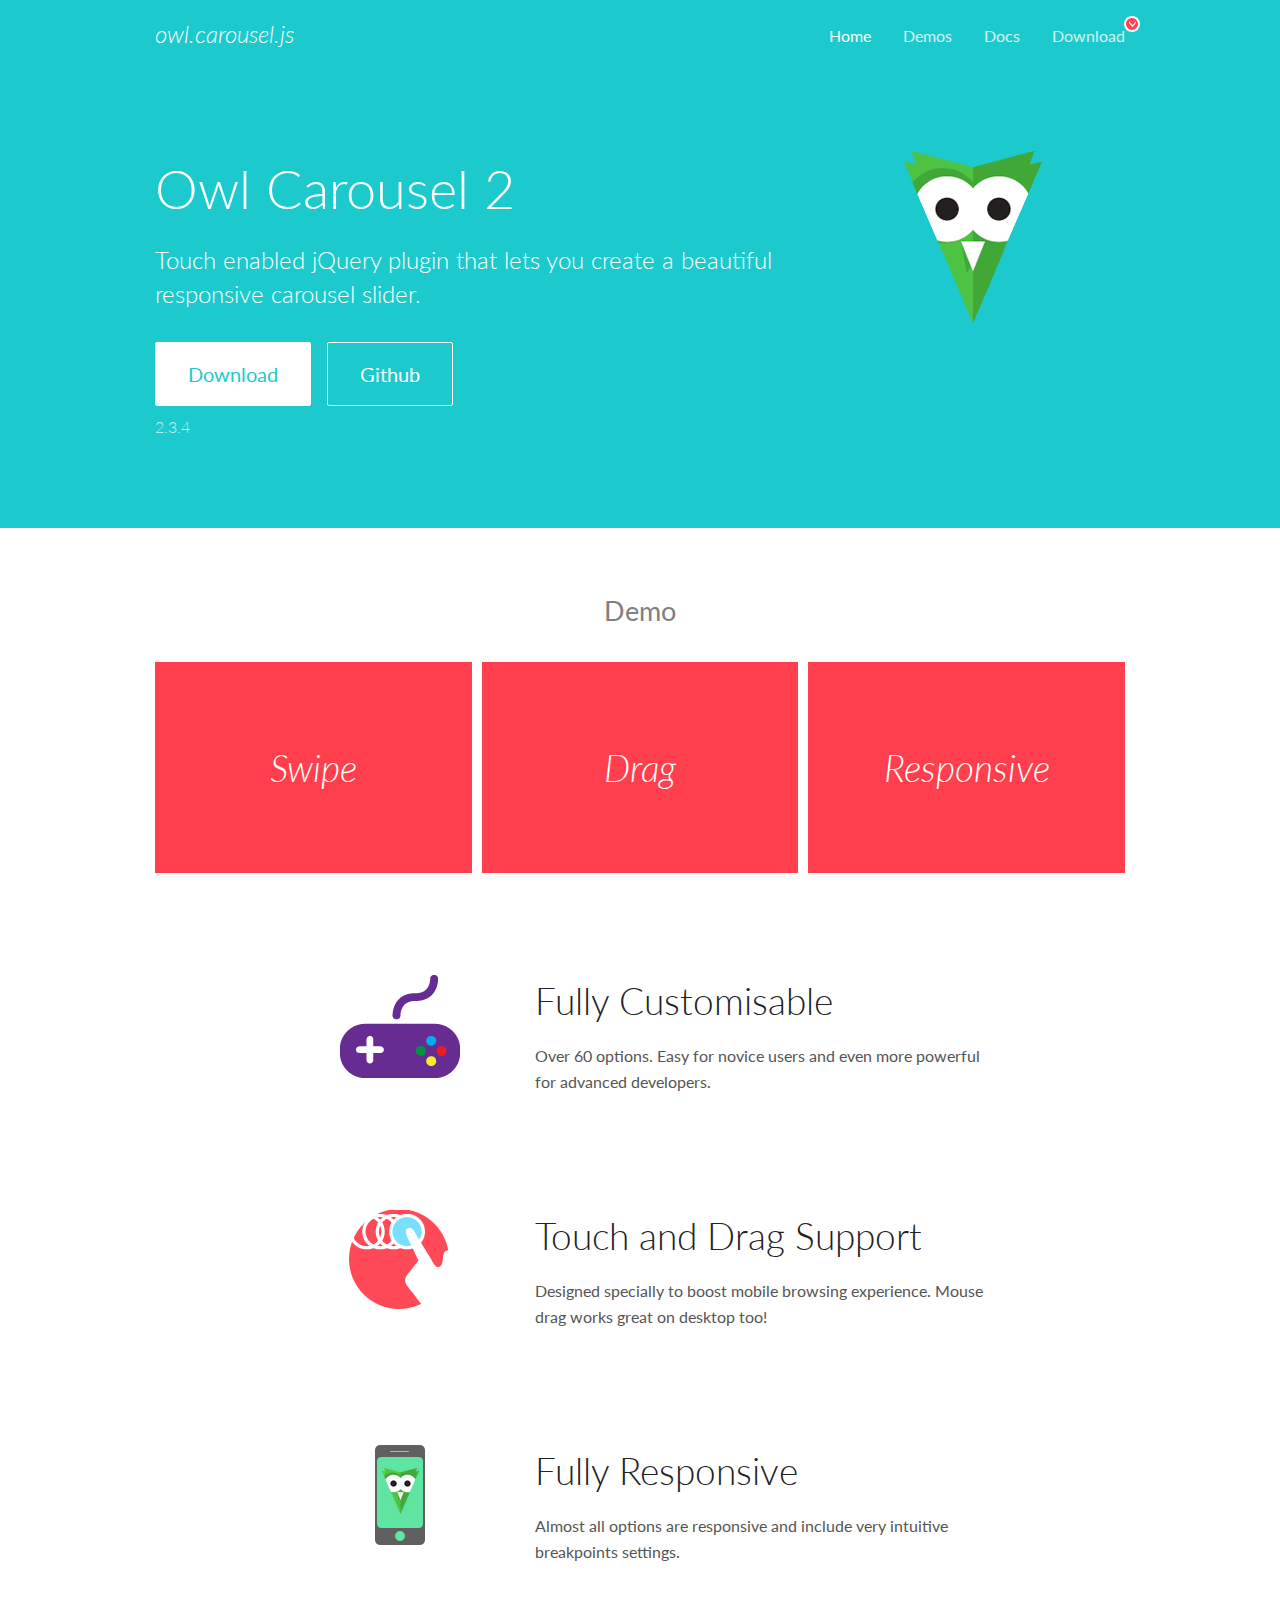
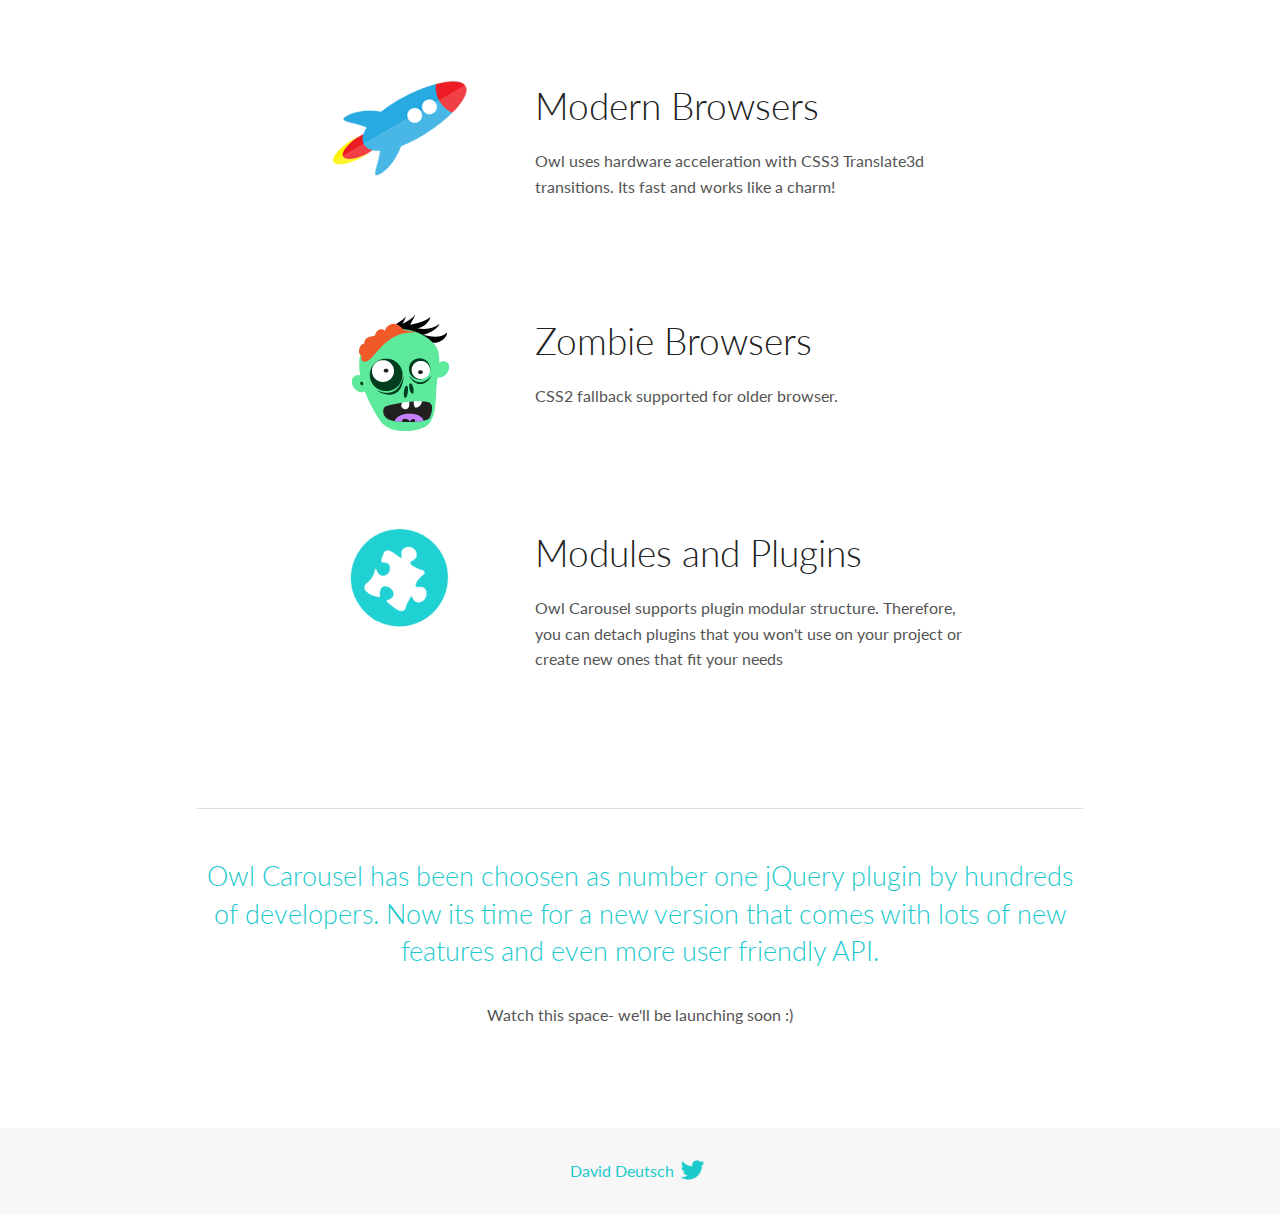
<file: OwlCarousel2-2.3.4/OwlCarousel2-2.3.4/docs/index.html>
<!DOCTYPE html>
<html lang="en">
  <head>

    <!-- head -->
    <meta charset="utf-8">
    <meta name="msapplication-tap-highlight" content="no" />
    <meta name="viewport" content="width=device-width, initial-scale=1.0" />
    <meta name="description" content="Touch enabled jQuery plugin that lets you create beautiful responsive carousel slider.">
    <meta name="author" content="David Deutsch">
    <title>
      Home | Owl Carousel | 2.3.4
    </title>

    <!-- Stylesheets -->
    <link href='https://fonts.googleapis.com/css?family=Lato:300,400,700,400italic,300italic' rel='stylesheet' type='text/css'>
    <link rel="stylesheet" href="assets/css/docs.theme.min.css">

    <!-- Owl Stylesheets -->
    <link rel="stylesheet" href="assets/owlcarousel/assets/owl.carousel.min.css">
    <link rel="stylesheet" href="assets/owlcarousel/assets/owl.theme.default.min.css">

    <!-- HTML5 shim and Respond.js IE8 support of HTML5 elements and media queries -->

    <!--[if lt IE 9]>
      <script src="https://oss.maxcdn.com/libs/html5shiv/3.7.0/html5shiv.js"></script>
      <script src="https://oss.maxcdn.com/libs/respond.js/1.3.0/respond.min.js"></script>
    <![endif]-->

    <!-- Favicons -->
    <link rel="apple-touch-icon-precomposed" sizes="144x144" href="assets/ico/apple-touch-icon-144-precomposed.png">
    <link rel="shortcut icon" href="assets/ico/favicon.png">
    <link rel="shortcut icon" href="favicon.ico">

    <!-- Yeah i know js should not be in header. Its required for demos.-->

    <!-- javascript -->
    <script src="assets/vendors/jquery.min.js"></script>
    <script src="assets/owlcarousel/owl.carousel.js"></script>
  </head>
  <body>

    <!-- header -->
    <header class="header">
      <div class="row">
        <div class="large-12 columns">
          <div class="brand left">
            <h3>
              <a href="/OwlCarousel2/">owl.carousel.js</a> 
            </h3>
          </div>
          <a id="toggle-nav" class="right">
            <span></span> <span></span> <span></span> 
          </a> 
          <div class="nav-bar">
            <ul class="clearfix">
              <li class="active">
                <a href="/OwlCarousel2/index.html">Home</a> 
              </li>
              <li> <a href="/OwlCarousel2/demos/demos.html">Demos</a>  </li>
              <li> <a href="/OwlCarousel2/docs/started-welcome.html">Docs</a>  </li>
              <li>
                <a href="https://github.com/OwlCarousel2/OwlCarousel2/archive/2.3.4.zip">Download</a> 
                <span class="download"></span> 
              </li>
            </ul>
          </div>
        </div>
      </div>
    </header>

    <!-- home panel -->
    <section id="hero">
      <div class="row">
        <div class="large-8 medium-8 columns">
          <h1>Owl Carousel 2</h1>
          <h4>Touch enabled jQuery plugin that lets you create a beautiful responsive carousel slider.</h4>
          <a href="https://github.com/OwlCarousel2/OwlCarousel2/archive/2.3.4.zip" class="hero-button">Download</a> 
          <a href="https://github.com/OwlCarousel2/OwlCarousel2" class="hero-button outline">Github</a> 
          <p>2.3.4</p>
        </div>
        <div class="large-4 medium-4 columns">
          <img class="owl-logo" src="assets/img/owl-logo.png" alt="mr. Owl">
        </div>
      </div>
    </section>

    <!-- body -->
    <div class="home-demo">
      <div class="row">
        <div class="large-12 columns">
          <h3>Demo</h3>
          <div class="owl-carousel">
            <div class="item">
              <h2>Swipe</h2>
            </div>
            <div class="item">
              <h2>Drag</h2>
            </div>
            <div class="item">
              <h2>Responsive</h2>
            </div>
            <div class="item">
              <h2>CSS3</h2>
            </div>
            <div class="item">
              <h2>Fast</h2>
            </div>
            <div class="item">
              <h2>Easy</h2>
            </div>
            <div class="item">
              <h2>Free</h2>
            </div>
            <div class="item">
              <h2>Upgradable</h2>
            </div>
            <div class="item">
              <h2>Tons of options</h2>
            </div>
            <div class="item">
              <h2>Infinity</h2>
            </div>
            <div class="item">
              <h2>Auto Width</h2>
            </div>
          </div>
        </div>
      </div>
    </div>
    <script>
      var owl = $('.owl-carousel');
      owl.owlCarousel({
        margin: 10,
        loop: true,
        responsive: {
          0: {
            items: 1
          },
          600: {
            items: 2
          },
          1000: {
            items: 3
          }
        }
      })
    </script>

    <!-- features -->
    <div id="features">
      <div class="row">
        <div class="small-12 medium-9 small-centered columns">
          <section class="row feature">
            <div class="medium-4 small-12 columns">
              <img src="assets/img/feature-options.png" alt="">
            </div>
            <div class="medium-8 small-12 columns">
              <h2>Fully Customisable</h2>
              <p>Over 60 options. Easy for novice users and even more powerful for advanced developers.</p>
            </div>
          </section>
          <section class="row feature">
            <div class="medium-4 small-12 columns">
              <img src="assets/img/feature-drag.png" alt="">
            </div>
            <div class="medium-8 small-12 columns">
              <h2>Touch and Drag Support</h2>
              <p>Designed specially to boost mobile browsing experience. Mouse drag works great on desktop too!</p>
            </div>
          </section>
          <section class="row feature">
            <div class="medium-4 small-12 columns">
              <img src="assets/img/feature-responsive.png" alt="">
            </div>
            <div class="medium-8 small-12 columns">
              <h2>Fully Responsive</h2>
              <p>Almost all options are responsive and include very intuitive breakpoints settings.</p>
            </div>
          </section>
          <section class="row feature">
            <div class="medium-4 small-12 columns">
              <img src="assets/img/feature-modern.png" alt="">
            </div>
            <div class="medium-8 small-12 columns">
              <h2>Modern Browsers</h2>
              <p>Owl uses hardware acceleration with CSS3 Translate3d transitions. Its fast and works like a charm! </p>
            </div>
          </section>
          <section class="row feature">
            <div class="medium-4 small-12 columns">
              <img src="assets/img/feature-zombie.png" alt="">
            </div>
            <div class="medium-8 small-12 columns">
              <h2>Zombie Browsers</h2>
              <p>CSS2 fallback supported for older browser.</p>
            </div>
          </section>
          <section class="row feature">
            <div class="medium-4 small-12 columns">
              <img src="assets/img/feature-module.png" alt="">
            </div>
            <div class="medium-8 small-12 columns">
              <h2>Modules and Plugins</h2>
              <p>Owl Carousel supports plugin modular structure. Therefore, you can detach plugins that you won&#x27;t use on your project or create new ones that fit your needs</p>
            </div>
          </section>
        </div>
      </div>
    </div>

    <!-- footer -->
    <section id="teaser-text">
      <div class="row">
        <div class="small-12 medium-11 small-centered columns">
          <hr>
          <h3 id="owl-carousel-has-been-choosen-as-number-one-jquery-plugin-by-hundreds-of-developers-now-its-time-for-a-new-version-that-comes-with-lots-of-new-features-and-even-more-user-friendly-api-">Owl Carousel has been choosen as number one jQuery plugin by hundreds of developers. Now its time for a new version that comes with lots of new features and even more user friendly API.</h3>
          <p>Watch this space- we&#39;ll be launching soon :)</p>
        </div>
      </div>
    </section>

    <!-- footer -->
    <footer class="footer">
      <div class="row">
        <div class="large-12 columns">
          <h5>
            <a href="/OwlCarousel2/docs/support-contact.html">David Deutsch</a> 
            <a id="custom-tweet-button" href="https://twitter.com/share?url=https://github.com/OwlCarousel2/OwlCarousel2&text=Owl Carousel - This is so awesome! " target="_blank"></a> 
          </h5>
        </div>
      </div>
    </footer>

    <!-- vendors -->
    <script src="assets/vendors/highlight.js"></script>
    <script src="assets/js/app.js"></script>
  </body>
</html>
</file>
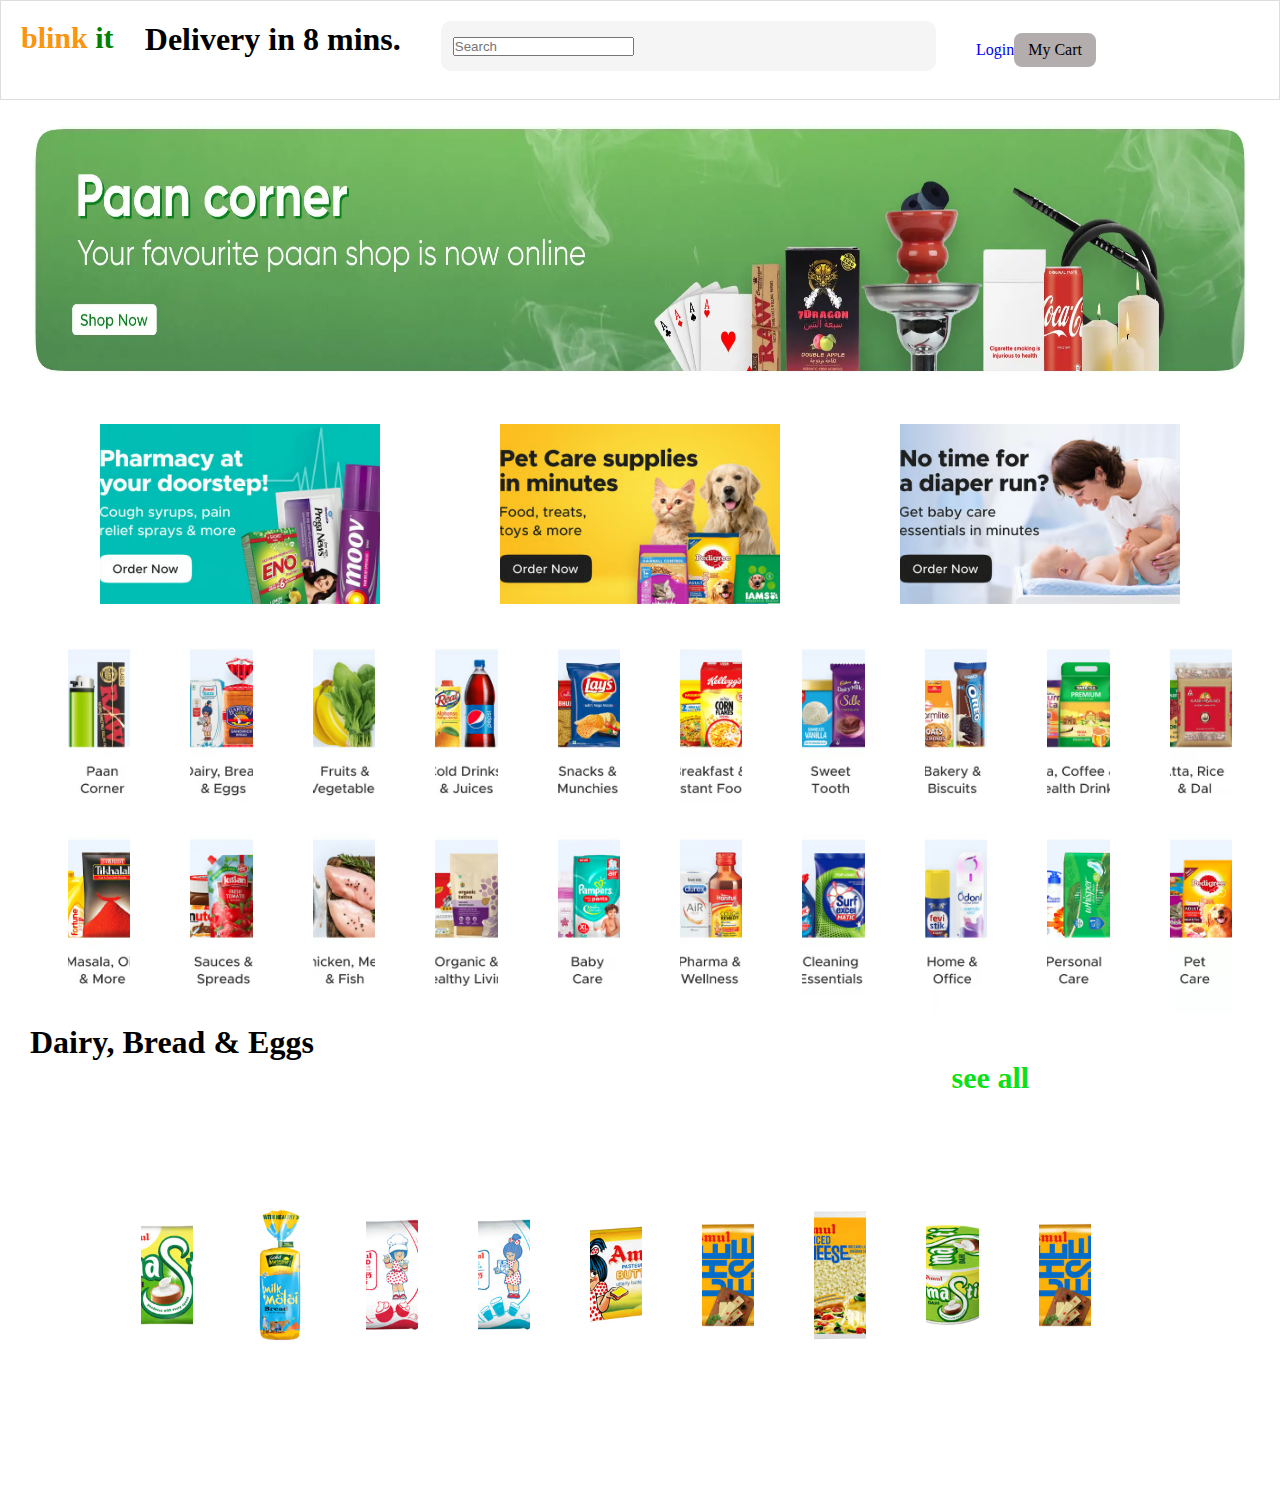
<file: first.html>
<!DOCTYPE html>
<html lang="en">
<head>
    <meta charset="UTF-8">
    <meta name="viewport" content="width=device-width, initial-scale=1.0">
    <title>Document</title>
    <link rel="stylesheet" href="css/style.css">
</head>
<body>
  <div class="container">
    <div class="navbar">
        <div class="navleft">
            <div class="logo"><span>blink</span>
            <span style="color:green;">it</span></div>
        </div>
        
        
        <div class="location">
        
        <h1>Delivery in 8 mins.</h1>
        
        <!-- <h5>CP6, LGF, in front of Arjun Park, Sector I, Sector F, Jankipuram, Lucknow, Uttar Pradesh 226021, India</h5> -->
         </div>
         <div class="search-bar">
      <input type="text" placeholder='Search' />
    </div>
    <div class="right-section">
      <a href="#">Login</a>
      <div class="cart"><i class="fa-thin fa-cart-shopping"></i>My Cart</div>
    </div>
  </div>
       <section class="banner">
    <img src="image/Group-33704.webp" alt="banner">
  </section> 
  <section>
    <div class="card">
      <img src="image/pharmacy-WEB.avif" alt="pharmacy">
      <img src="image/Pet-Care_WEB.avif" alt="Pet-Care">
        <img src="image/babycare-WEB.avif" alt="babycare">
    </div>
  </section>
  <section class="categories"> 
<img src="image/paan-corner_web.avif" alt="paan">
<img src="image/Slice-2_10.avif" alt="vegetables">
<img src="image/Slice-3_9.avif" alt="fruits">
<img src="image/Slice-4_9.avif" alt="dairy">
<img src="image/Slice-5_4.avif" alt="paan">
<img src="image/Slice-6_5.avif" alt="vegetables">
<img src="image/Slice-7_3.avif" alt="fruits">
<img src="image/Slice-8_4.avif" alt="dairy">
<img src="image/Slice-9_3.avif" alt="snacks">
<img src="image/Slice-10.avif" alt="beverages">
<img src="image/Slice-11.avif" alt="paan">
<img src="image/Slice-12.avif" alt="vegetables">
<img src="image/Slice-13.avif" alt="fruits">
<img src="image/Slice-14.avif" alt="dairy">
<img src="image/Slice-15.avif" alt="paan">
<img src="image/Slice-16.avif" alt="vegetables">
<img src="image/Slice-17.avif" alt="fruits">
<img src="image/Slice-18.avif" alt="dairy">
<img src="image/Slice-19.avif" alt="snacks">
<img src="image/Slice-20.avif" alt="beverages">

  </section>
  <section>
  <div class="categories-heading">
      <h1>Dairy, Bread & Eggs</h1>
      <a href="#">see all</a>
      <div class="categories">
      <img src="image/3af56c86-9a93-4d0c-a8d5-cf38493e4120.avif" alt="dairy">
      <img src="image/33b36058-df6a-4114-b924-a93af19e94f5.avif" alt="bread">
      <img src="image/628c97e0-5ed4-425d-a667-1d3bfa6f0bde.avif" alt="eggs">
      <img src="image/5734b087-3ad9-485f-bbe2-52079cd9e35d (1).avif" alt="milk">
        <img src="image/613787ac-f983-4cfb-b534-e219c8d47b39.avif" alt="cheese">
        <img src="image/a501e65f-194b-4db2-abc9-6b7bb515349c (1).avif" alt="curd">
        <img src="image/dfa345bf-052e-4657-ae4f-859bfe45fecf.avif" alt="paneer">
        <img src="image/e47341cd-d920-4c0a-a9f2-20d663976cd0.avif" alt="butter">
        <img src="image/a501e65f-194b-4db2-abc9-6b7bb515349c (1).avif" alt="ghee">
    </div>
    
</section>
  </div> 

</body>
</html>
</file>
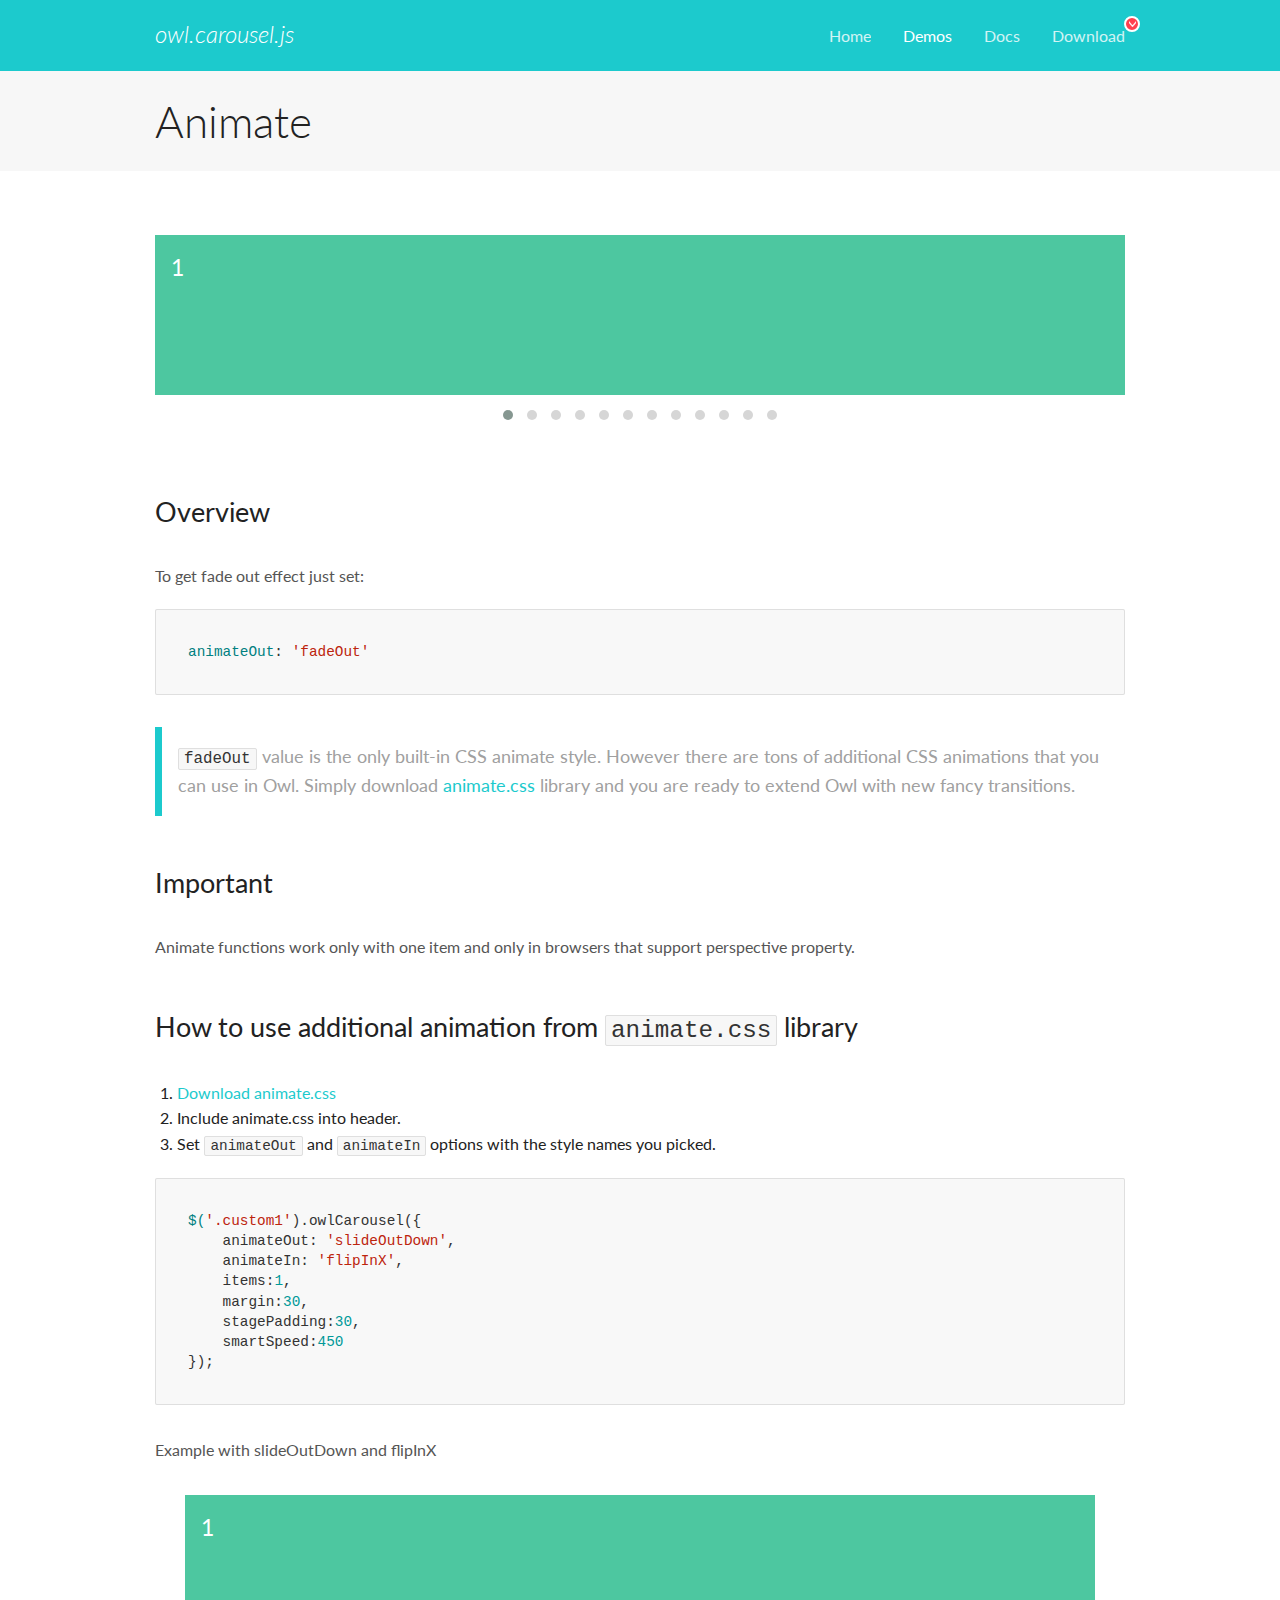
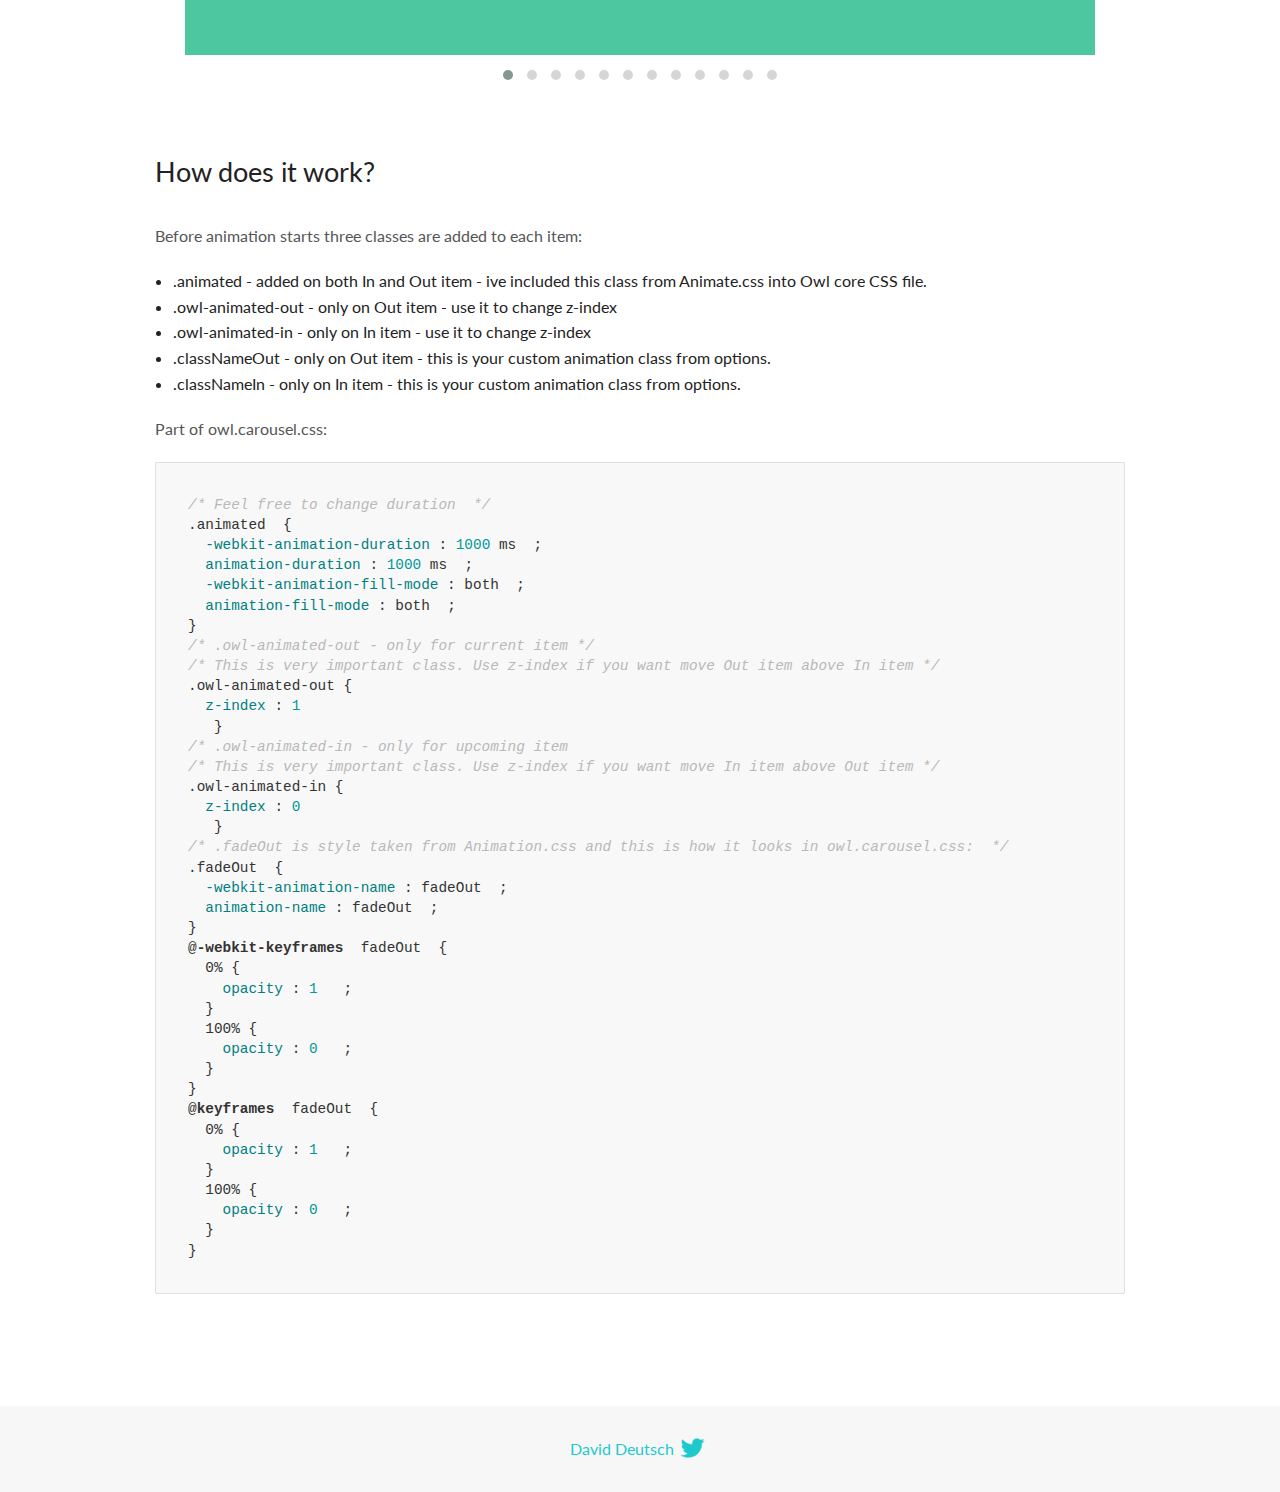
<file: OwlCarousel2-2.3.4/OwlCarousel2-2.3.4/docs/demos/animate.html>
<!DOCTYPE html>
<html lang="en">
  <head>

    <!-- head -->
    <meta charset="utf-8">
    <meta name="msapplication-tap-highlight" content="no" />
    <meta name="viewport" content="width=device-width, initial-scale=1.0" />
    <meta name="description" content="Animate carousel">
    <meta name="author" content="David Deutsch">
    <title>
      Animate Demo | Owl Carousel | 2.3.4
    </title>

    <!-- Stylesheets -->
    <link href='https://fonts.googleapis.com/css?family=Lato:300,400,700,400italic,300italic' rel='stylesheet' type='text/css'>
    <link rel="stylesheet" href="../assets/css/docs.theme.min.css">

    <!-- Owl Stylesheets -->
    <link rel="stylesheet" href="../assets/owlcarousel/assets/owl.carousel.min.css">
    <link rel="stylesheet" href="../assets/owlcarousel/assets/owl.theme.default.min.css">

    <!-- HTML5 shim and Respond.js IE8 support of HTML5 elements and media queries -->

    <!--[if lt IE 9]>
      <script src="https://oss.maxcdn.com/libs/html5shiv/3.7.0/html5shiv.js"></script>
      <script src="https://oss.maxcdn.com/libs/respond.js/1.3.0/respond.min.js"></script>
    <![endif]-->

    <!-- Favicons -->
    <link rel="apple-touch-icon-precomposed" sizes="144x144" href="../assets/ico/apple-touch-icon-144-precomposed.png">
    <link rel="shortcut icon" href="../assets/ico/favicon.png">
    <link rel="shortcut icon" href="favicon.ico">

    <!-- Yeah i know js should not be in header. Its required for demos.-->

    <!-- javascript -->
    <script src="../assets/vendors/jquery.min.js"></script>
    <script src="../assets/owlcarousel/owl.carousel.js"></script>
  </head>
  <body>

    <!-- header -->
    <header class="header">
      <div class="row">
        <div class="large-12 columns">
          <div class="brand left">
            <h3>
              <a href="/OwlCarousel2/">owl.carousel.js</a> 
            </h3>
          </div>
          <a id="toggle-nav" class="right">
            <span></span> <span></span> <span></span> 
          </a> 
          <div class="nav-bar">
            <ul class="clearfix">
              <li> <a href="/OwlCarousel2/index.html">Home</a>  </li>
              <li class="active">
                <a href="/OwlCarousel2/demos/demos.html">Demos</a> 
              </li>
              <li> <a href="/OwlCarousel2/docs/started-welcome.html">Docs</a>  </li>
              <li>
                <a href="https://github.com/OwlCarousel2/OwlCarousel2/archive/2.3.4.zip">Download</a> 
                <span class="download"></span> 
              </li>
            </ul>
          </div>
        </div>
      </div>
    </header>

    <!-- title -->
    <section class="title">
      <div class="row">
        <div class="large-12 columns">
          <h1>Animate</h1>
        </div>
      </div>
    </section>

    <!--  Demos -->
    <section id="demos">
      <div class="row">
        <div class="large-12 columns">
          <div class="fadeOut owl-carousel owl-theme">
            <div class="item">
              <h4>1</h4>
            </div>
            <div class="item">
              <h4>2</h4>
            </div>
            <div class="item">
              <h4>3</h4>
            </div>
            <div class="item">
              <h4>4</h4>
            </div>
            <div class="item">
              <h4>5</h4>
            </div>
            <div class="item">
              <h4>6</h4>
            </div>
            <div class="item">
              <h4>7</h4>
            </div>
            <div class="item">
              <h4>8</h4>
            </div>
            <div class="item">
              <h4>9</h4>
            </div>
            <div class="item">
              <h4>10</h4>
            </div>
            <div class="item">
              <h4>11</h4>
            </div>
            <div class="item">
              <h4>12</h4>
            </div>
          </div>
          <h3 id="overview">Overview</h3>
          <p>To get fade out effect just set:</p>
          <pre><code>animateOut: &#39;fadeOut&#39;</code></pre>
          <blockquote>
            <p><code>fadeOut</code> value is the only built-in CSS animate style. However there are tons of additional CSS animations that you can use in Owl. Simply download
              <a href="https://daneden.github.io/animate.css/">animate.css</a>  library and you are ready to extend Owl with new fancy transitions.</p>
          </blockquote>
          <h3 id="important">Important</h3>
          <p>Animate functions work only with one item and only in browsers that support perspective property.</p>
          <h3 id="how-to-use-additional-animation-from-animate-css-library">How to use additional animation from <code>animate.css</code> library</h3>
          <ol>
            <li> <a href="https://daneden.github.io/animate.css/">Download animate.css</a>  </li>
            <li>Include animate.css into header.</li>
            <li>Set <code>animateOut</code> and <code>animateIn</code> options with the style names you picked.</li>
          </ol>
          <pre><code>$(&#39;.custom1&#39;).owlCarousel({
    animateOut: &#39;slideOutDown&#39;,
    animateIn: &#39;flipInX&#39;,
    items:1,
    margin:30,
    stagePadding:30,
    smartSpeed:450
});</code></pre>
          <p>Example with slideOutDown and flipInX</p>
          <div class="custom1 owl-carousel owl-theme">
            <div class="item">
              <h4>1</h4>
            </div>
            <div class="item">
              <h4>2</h4>
            </div>
            <div class="item">
              <h4>3</h4>
            </div>
            <div class="item">
              <h4>4</h4>
            </div>
            <div class="item">
              <h4>5</h4>
            </div>
            <div class="item">
              <h4>6</h4>
            </div>
            <div class="item">
              <h4>7</h4>
            </div>
            <div class="item">
              <h4>8</h4>
            </div>
            <div class="item">
              <h4>9</h4>
            </div>
            <div class="item">
              <h4>10</h4>
            </div>
            <div class="item">
              <h4>11</h4>
            </div>
            <div class="item">
              <h4>12</h4>
            </div>
          </div>
          <h3 id="how-does-it-work-">How does it work?</h3>
          <p>Before animation starts three classes are added to each item:</p>
          <ul>
            <li>.animated - added on both In and Out item - ive included this class from Animate.css into Owl core CSS file.</li>
            <li>.owl-animated-out - only on Out item - use it to change z-index</li>
            <li>.owl-animated-in - only on In item - use it to change z-index</li>
            <li>.classNameOut - only on Out item - this is your custom animation class from options.</li>
            <li>.classNameIn - only on In item - this is your custom animation class from options.</li>
          </ul>
          <p>Part of owl.carousel.css:</p>
          <pre><code class="language-css"><span class="comment">/* Feel free to change duration  */</span> 
<span class="class">.animated</span>  <span class="rules">{
  <span class="rule"><span class="attribute">-webkit-animation-duration</span> :<span class="value"> <span class="number">1000</span> ms</span> </span> ;
  <span class="rule"><span class="attribute">animation-duration</span> :<span class="value"> <span class="number">1000</span> ms</span> </span> ;
  <span class="rule"><span class="attribute">-webkit-animation-fill-mode</span> :<span class="value"> both</span> </span> ;
  <span class="rule"><span class="attribute">animation-fill-mode</span> :<span class="value"> both</span> </span> ;
<span class="rule">}</span> </span> 
<span class="comment">/* .owl-animated-out - only for current item */</span> 
<span class="comment">/* This is very important class. Use z-index if you want move Out item above In item */</span> 
<span class="class">.owl-animated-out</span> <span class="rules">{
  <span class="rule"><span class="attribute">z-index</span> :<span class="value"> <span class="number">1</span> 
</span> </span> </span> }
<span class="comment">/* .owl-animated-in - only for upcoming item
/* This is very important class. Use z-index if you want move In item above Out item */</span> 
<span class="class">.owl-animated-in</span> <span class="rules">{
  <span class="rule"><span class="attribute">z-index</span> :<span class="value"> <span class="number">0</span> 
</span> </span> </span> }
<span class="comment">/* .fadeOut is style taken from Animation.css and this is how it looks in owl.carousel.css:  */</span> 
<span class="class">.fadeOut</span>  <span class="rules">{
  <span class="rule"><span class="attribute">-webkit-animation-name</span> :<span class="value"> fadeOut</span> </span> ;
  <span class="rule"><span class="attribute">animation-name</span> :<span class="value"> fadeOut</span> </span> ;
<span class="rule">}</span> </span> 
<span class="at_rule">@<span class="keyword">-webkit-keyframes</span>  fadeOut </span> {
  0% <span class="rules">{
    <span class="rule"><span class="attribute">opacity</span> :<span class="value"> <span class="number">1</span> </span> </span> ;
  <span class="rule">}</span> </span> 
  100% <span class="rules">{
    <span class="rule"><span class="attribute">opacity</span> :<span class="value"> <span class="number">0</span> </span> </span> ;
  <span class="rule">}</span> </span> 
}
<span class="at_rule">@<span class="keyword">keyframes</span>  fadeOut </span> {
  0% <span class="rules">{
    <span class="rule"><span class="attribute">opacity</span> :<span class="value"> <span class="number">1</span> </span> </span> ;
  <span class="rule">}</span> </span> 
  100% <span class="rules">{
    <span class="rule"><span class="attribute">opacity</span> :<span class="value"> <span class="number">0</span> </span> </span> ;
  <span class="rule">}</span> </span> 
}</code></pre>
          <link rel="stylesheet" href="../assets/css/animate.css">
          <script>
            jQuery(document).ready(function($) {
              $('.fadeOut').owlCarousel({
                items: 1,
                animateOut: 'fadeOut',
                loop: true,
                margin: 10,
              });
              $('.custom1').owlCarousel({
                animateOut: 'slideOutDown',
                animateIn: 'flipInX',
                items: 1,
                margin: 30,
                stagePadding: 30,
                smartSpeed: 450
              });
            });
          </script>
        </div>
      </div>
    </section>

    <!-- footer -->
    <footer class="footer">
      <div class="row">
        <div class="large-12 columns">
          <h5>
            <a href="/OwlCarousel2/docs/support-contact.html">David Deutsch</a> 
            <a id="custom-tweet-button" href="https://twitter.com/share?url=https://github.com/OwlCarousel2/OwlCarousel2&text=Owl Carousel - This is so awesome! " target="_blank"></a> 
          </h5>
        </div>
      </div>
    </footer>

    <!-- vendors -->
    <script src="../assets/vendors/highlight.js"></script>
    <script src="../assets/js/app.js"></script>
  </body>
</html>
</file>
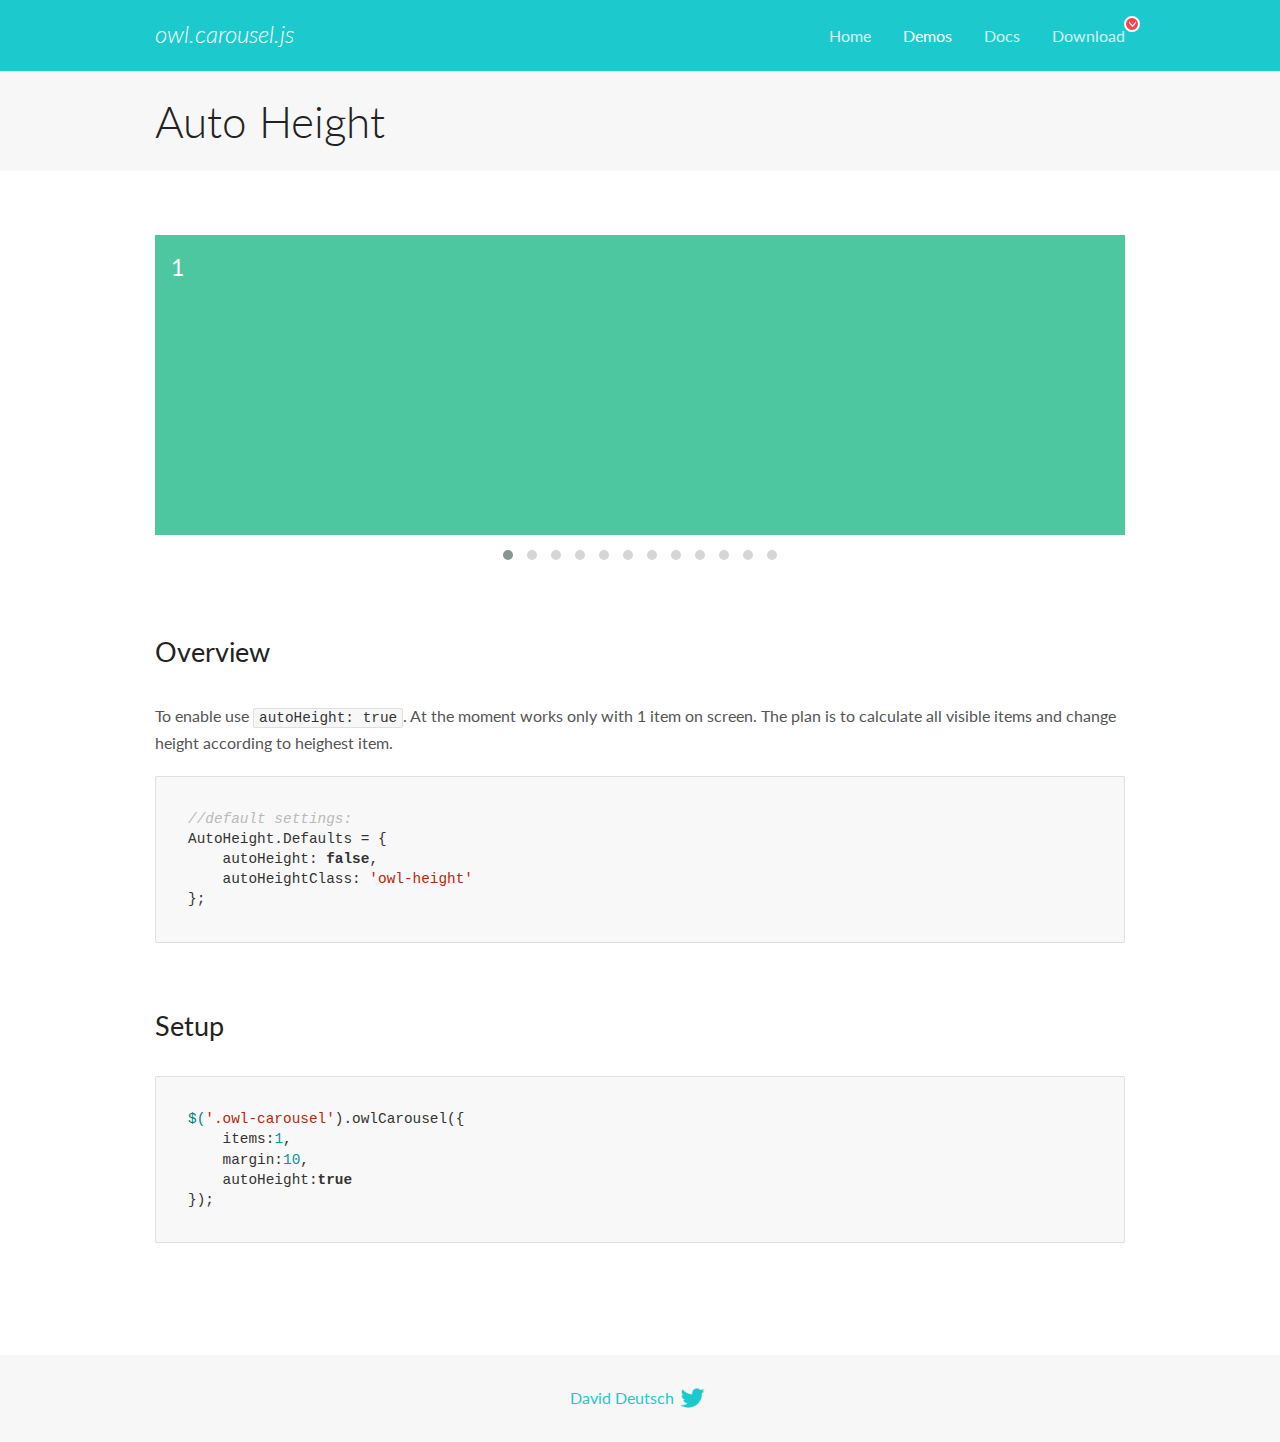
<file: OwlCarousel2-2.3.4/OwlCarousel2-2.3.4/docs/demos/autoheight.html>
<!DOCTYPE html>
<html lang="en">
  <head>

    <!-- head -->
    <meta charset="utf-8">
    <meta name="msapplication-tap-highlight" content="no" />
    <meta name="viewport" content="width=device-width, initial-scale=1.0" />
    <meta name="description" content="autoHeight usage demo">
    <meta name="author" content="David Deutsch">
    <title>
      Auto Height Demo | Owl Carousel | 2.3.4
    </title>

    <!-- Stylesheets -->
    <link href='https://fonts.googleapis.com/css?family=Lato:300,400,700,400italic,300italic' rel='stylesheet' type='text/css'>
    <link rel="stylesheet" href="../assets/css/docs.theme.min.css">

    <!-- Owl Stylesheets -->
    <link rel="stylesheet" href="../assets/owlcarousel/assets/owl.carousel.min.css">
    <link rel="stylesheet" href="../assets/owlcarousel/assets/owl.theme.default.min.css">

    <!-- HTML5 shim and Respond.js IE8 support of HTML5 elements and media queries -->

    <!--[if lt IE 9]>
      <script src="https://oss.maxcdn.com/libs/html5shiv/3.7.0/html5shiv.js"></script>
      <script src="https://oss.maxcdn.com/libs/respond.js/1.3.0/respond.min.js"></script>
    <![endif]-->

    <!-- Favicons -->
    <link rel="apple-touch-icon-precomposed" sizes="144x144" href="../assets/ico/apple-touch-icon-144-precomposed.png">
    <link rel="shortcut icon" href="../assets/ico/favicon.png">
    <link rel="shortcut icon" href="favicon.ico">

    <!-- Yeah i know js should not be in header. Its required for demos.-->

    <!-- javascript -->
    <script src="../assets/vendors/jquery.min.js"></script>
    <script src="../assets/owlcarousel/owl.carousel.js"></script>
  </head>
  <body>

    <!-- header -->
    <header class="header">
      <div class="row">
        <div class="large-12 columns">
          <div class="brand left">
            <h3>
              <a href="/OwlCarousel2/">owl.carousel.js</a> 
            </h3>
          </div>
          <a id="toggle-nav" class="right">
            <span></span> <span></span> <span></span> 
          </a> 
          <div class="nav-bar">
            <ul class="clearfix">
              <li> <a href="/OwlCarousel2/index.html">Home</a>  </li>
              <li class="active">
                <a href="/OwlCarousel2/demos/demos.html">Demos</a> 
              </li>
              <li> <a href="/OwlCarousel2/docs/started-welcome.html">Docs</a>  </li>
              <li>
                <a href="https://github.com/OwlCarousel2/OwlCarousel2/archive/2.3.4.zip">Download</a> 
                <span class="download"></span> 
              </li>
            </ul>
          </div>
        </div>
      </div>
    </header>

    <!-- title -->
    <section class="title">
      <div class="row">
        <div class="large-12 columns">
          <h1>Auto Height</h1>
        </div>
      </div>
    </section>

    <!--  Demos -->
    <section id="demos">
      <div class="row">
        <div class="large-12 columns">
          <div class="owl-carousel owl-theme">
            <div class="item" style="height:300px">
              <h4>1</h4>
            </div>
            <div class="item" style="height:100px">
              <h4>2</h4>
            </div>
            <div class="item" style="height:500px">
              <h4>3</h4>
            </div>
            <div class="item" style="height:250px">
              <h4>4</h4>
            </div>
            <div class="item" style="height:400px">
              <h4>5</h4>
            </div>
            <div class="item" style="height:500px">
              <h4>6</h4>
            </div>
            <div class="item" style="height:600px">
              <h4>7</h4>
            </div>
            <div class="item" style="height:400px">
              <h4>8</h4>
            </div>
            <div class="item" style="height:300px">
              <h4>9</h4>
            </div>
            <div class="item" style="height:350px">
              <h4>10</h4>
            </div>
            <div class="item" style="height:200px">
              <h4>11</h4>
            </div>
            <div class="item" style="height:150px">
              <h4>12</h4>
            </div>
          </div>
          <h3 id="overview">Overview</h3>
          <p>To enable use <code>autoHeight: true</code>. At the moment works only with 1 item on screen. The plan is to calculate all visible items and change height according to heighest item.</p>
          <pre><code>//default settings:
AutoHeight.Defaults = {
    autoHeight: false,
    autoHeightClass: &#39;owl-height&#39;
};</code></pre>
          <h3 id="setup">Setup</h3>
          <pre><code>$(&#39;.owl-carousel&#39;).owlCarousel({
    items:1,
    margin:10,
    autoHeight:true
});</code></pre>
          <script>
            $(document).ready(function() {
              $('.owl-carousel').owlCarousel({
                items: 1,
                margin: 10,
                autoHeight: true
              });
            })
          </script>
        </div>
      </div>
    </section>

    <!-- footer -->
    <footer class="footer">
      <div class="row">
        <div class="large-12 columns">
          <h5>
            <a href="/OwlCarousel2/docs/support-contact.html">David Deutsch</a> 
            <a id="custom-tweet-button" href="https://twitter.com/share?url=https://github.com/OwlCarousel2/OwlCarousel2&text=Owl Carousel - This is so awesome! " target="_blank"></a> 
          </h5>
        </div>
      </div>
    </footer>

    <!-- vendors -->
    <script src="../assets/vendors/highlight.js"></script>
    <script src="../assets/js/app.js"></script>
  </body>
</html>
</file>
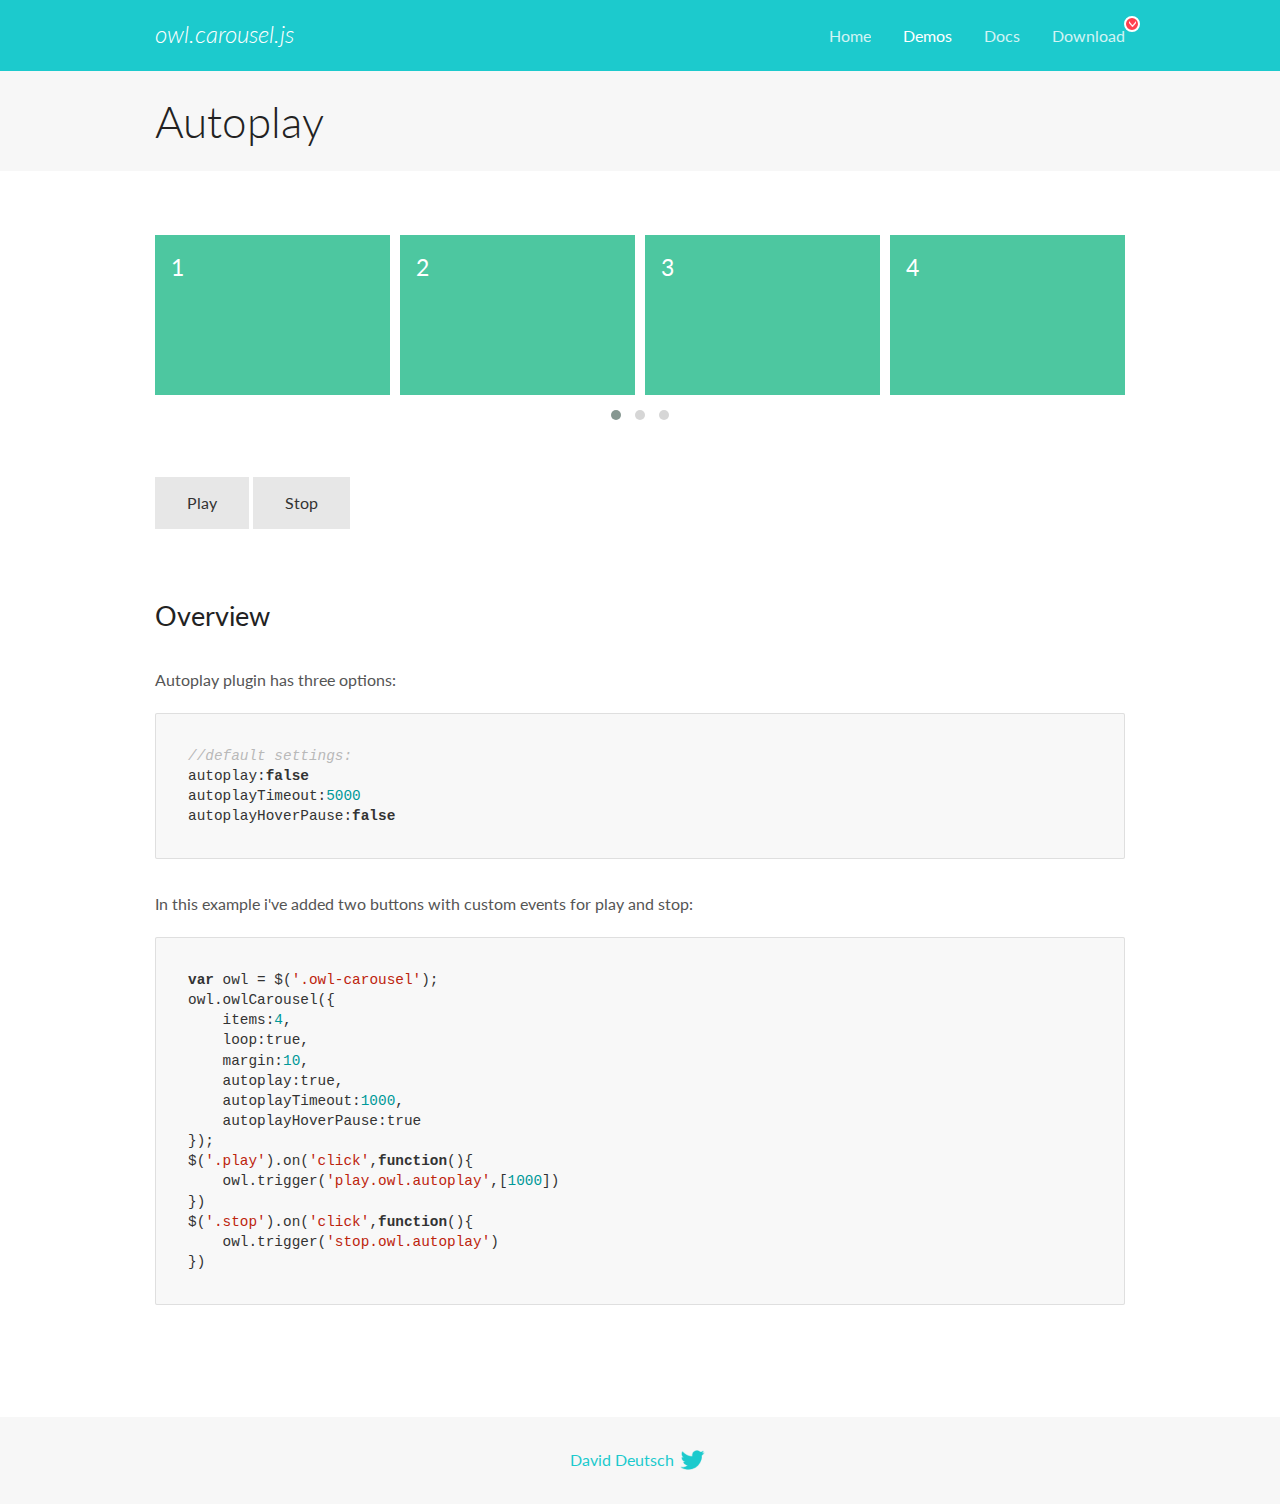
<file: OwlCarousel2-2.3.4/OwlCarousel2-2.3.4/docs/demos/autoplay.html>
<!DOCTYPE html>
<html lang="en">
  <head>

    <!-- head -->
    <meta charset="utf-8">
    <meta name="msapplication-tap-highlight" content="no" />
    <meta name="viewport" content="width=device-width, initial-scale=1.0" />
    <meta name="description" content="Autoplay usage demo">
    <meta name="author" content="David Deutsch">
    <title>
      Autoplay Demo | Owl Carousel | 2.3.4
    </title>

    <!-- Stylesheets -->
    <link href='https://fonts.googleapis.com/css?family=Lato:300,400,700,400italic,300italic' rel='stylesheet' type='text/css'>
    <link rel="stylesheet" href="../assets/css/docs.theme.min.css">

    <!-- Owl Stylesheets -->
    <link rel="stylesheet" href="../assets/owlcarousel/assets/owl.carousel.min.css">
    <link rel="stylesheet" href="../assets/owlcarousel/assets/owl.theme.default.min.css">

    <!-- HTML5 shim and Respond.js IE8 support of HTML5 elements and media queries -->

    <!--[if lt IE 9]>
      <script src="https://oss.maxcdn.com/libs/html5shiv/3.7.0/html5shiv.js"></script>
      <script src="https://oss.maxcdn.com/libs/respond.js/1.3.0/respond.min.js"></script>
    <![endif]-->

    <!-- Favicons -->
    <link rel="apple-touch-icon-precomposed" sizes="144x144" href="../assets/ico/apple-touch-icon-144-precomposed.png">
    <link rel="shortcut icon" href="../assets/ico/favicon.png">
    <link rel="shortcut icon" href="favicon.ico">

    <!-- Yeah i know js should not be in header. Its required for demos.-->

    <!-- javascript -->
    <script src="../assets/vendors/jquery.min.js"></script>
    <script src="../assets/owlcarousel/owl.carousel.js"></script>
  </head>
  <body>

    <!-- header -->
    <header class="header">
      <div class="row">
        <div class="large-12 columns">
          <div class="brand left">
            <h3>
              <a href="/OwlCarousel2/">owl.carousel.js</a> 
            </h3>
          </div>
          <a id="toggle-nav" class="right">
            <span></span> <span></span> <span></span> 
          </a> 
          <div class="nav-bar">
            <ul class="clearfix">
              <li> <a href="/OwlCarousel2/index.html">Home</a>  </li>
              <li class="active">
                <a href="/OwlCarousel2/demos/demos.html">Demos</a> 
              </li>
              <li> <a href="/OwlCarousel2/docs/started-welcome.html">Docs</a>  </li>
              <li>
                <a href="https://github.com/OwlCarousel2/OwlCarousel2/archive/2.3.4.zip">Download</a> 
                <span class="download"></span> 
              </li>
            </ul>
          </div>
        </div>
      </div>
    </header>

    <!-- title -->
    <section class="title">
      <div class="row">
        <div class="large-12 columns">
          <h1>Autoplay</h1>
        </div>
      </div>
    </section>

    <!--  Demos -->
    <section id="demos">
      <div class="row">
        <div class="large-12 columns">
          <div class="owl-carousel owl-theme">
            <div class="item">
              <h4>1</h4>
            </div>
            <div class="item">
              <h4>2</h4>
            </div>
            <div class="item">
              <h4>3</h4>
            </div>
            <div class="item">
              <h4>4</h4>
            </div>
            <div class="item">
              <h4>5</h4>
            </div>
            <div class="item">
              <h4>6</h4>
            </div>
            <div class="item">
              <h4>7</h4>
            </div>
            <div class="item">
              <h4>8</h4>
            </div>
            <div class="item">
              <h4>9</h4>
            </div>
            <div class="item">
              <h4>10</h4>
            </div>
            <div class="item">
              <h4>11</h4>
            </div>
            <div class="item">
              <h4>12</h4>
            </div>
          </div>
          <a class="button secondary play">Play</a> 
          <a class="button secondary stop">Stop</a> 
          <h3 id="overview">Overview</h3>
          <p>Autoplay plugin has three options:</p>
          <pre><code>//default settings:
autoplay:false
autoplayTimeout:5000
autoplayHoverPause:false</code></pre>
          <p>In this example i&#39;ve added two buttons with custom events for play and stop:</p>
          <pre><code>var owl = $(&#39;.owl-carousel&#39;);
owl.owlCarousel({
    items:4,
    loop:true,
    margin:10,
    autoplay:true,
    autoplayTimeout:1000,
    autoplayHoverPause:true
});
$(&#39;.play&#39;).on(&#39;click&#39;,function(){
    owl.trigger(&#39;play.owl.autoplay&#39;,[1000])
})
$(&#39;.stop&#39;).on(&#39;click&#39;,function(){
    owl.trigger(&#39;stop.owl.autoplay&#39;)
})</code></pre>
          <script>
            $(document).ready(function() {
              var owl = $('.owl-carousel');
              owl.owlCarousel({
                items: 4,
                loop: true,
                margin: 10,
                autoplay: true,
                autoplayTimeout: 1000,
                autoplayHoverPause: true
              });
              $('.play').on('click', function() {
                owl.trigger('play.owl.autoplay', [1000])
              })
              $('.stop').on('click', function() {
                owl.trigger('stop.owl.autoplay')
              })
            })
          </script>
        </div>
      </div>
    </section>

    <!-- footer -->
    <footer class="footer">
      <div class="row">
        <div class="large-12 columns">
          <h5>
            <a href="/OwlCarousel2/docs/support-contact.html">David Deutsch</a> 
            <a id="custom-tweet-button" href="https://twitter.com/share?url=https://github.com/OwlCarousel2/OwlCarousel2&text=Owl Carousel - This is so awesome! " target="_blank"></a> 
          </h5>
        </div>
      </div>
    </footer>

    <!-- vendors -->
    <script src="../assets/vendors/highlight.js"></script>
    <script src="../assets/js/app.js"></script>
  </body>
</html>
</file>
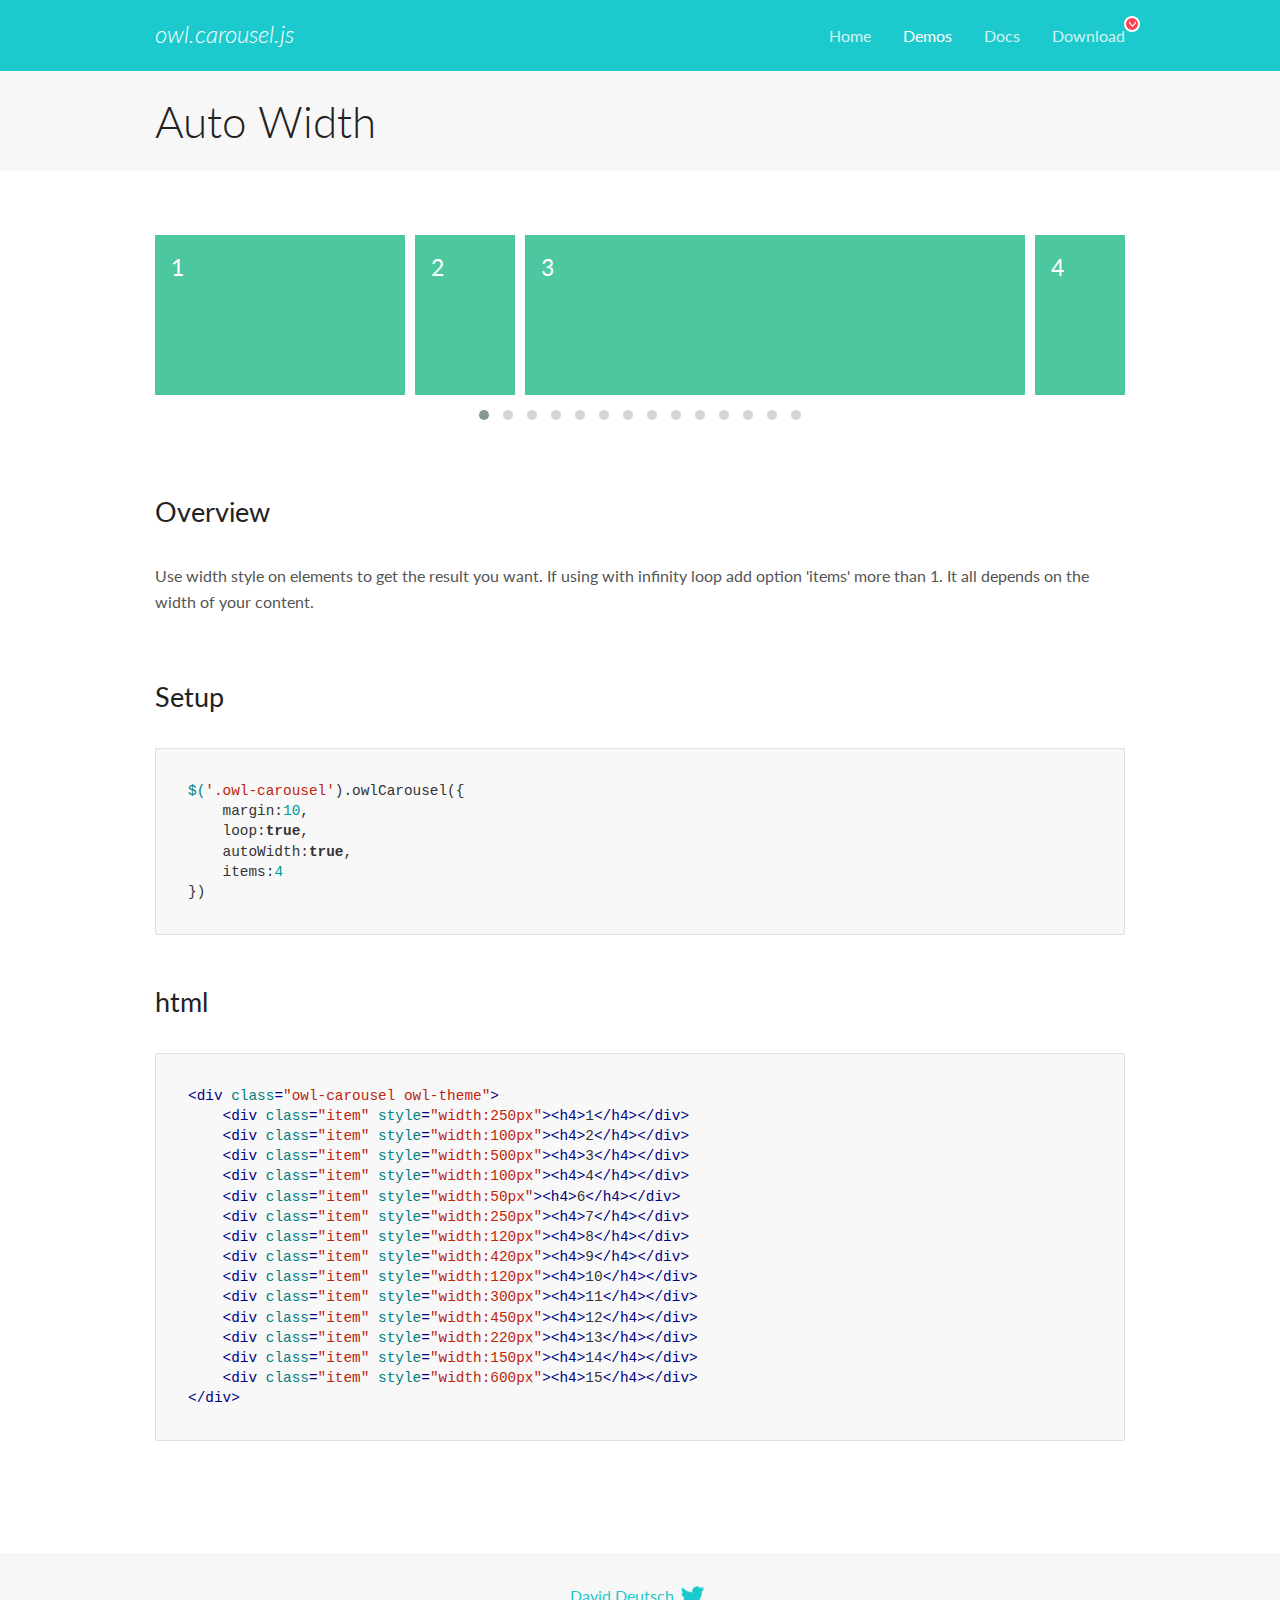
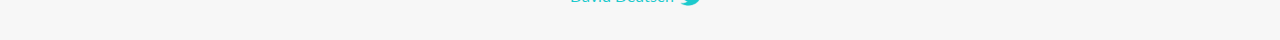
<file: OwlCarousel2-2.3.4/OwlCarousel2-2.3.4/docs/demos/autowidth.html>
<!DOCTYPE html>
<html lang="en">
  <head>

    <!-- head -->
    <meta charset="utf-8">
    <meta name="msapplication-tap-highlight" content="no" />
    <meta name="viewport" content="width=device-width, initial-scale=1.0" />
    <meta name="description" content="Auto Width">
    <meta name="author" content="David Deutsch">
    <title>
      Auto Width Demo | Owl Carousel | 2.3.4
    </title>

    <!-- Stylesheets -->
    <link href='https://fonts.googleapis.com/css?family=Lato:300,400,700,400italic,300italic' rel='stylesheet' type='text/css'>
    <link rel="stylesheet" href="../assets/css/docs.theme.min.css">

    <!-- Owl Stylesheets -->
    <link rel="stylesheet" href="../assets/owlcarousel/assets/owl.carousel.min.css">
    <link rel="stylesheet" href="../assets/owlcarousel/assets/owl.theme.default.min.css">

    <!-- HTML5 shim and Respond.js IE8 support of HTML5 elements and media queries -->

    <!--[if lt IE 9]>
      <script src="https://oss.maxcdn.com/libs/html5shiv/3.7.0/html5shiv.js"></script>
      <script src="https://oss.maxcdn.com/libs/respond.js/1.3.0/respond.min.js"></script>
    <![endif]-->

    <!-- Favicons -->
    <link rel="apple-touch-icon-precomposed" sizes="144x144" href="../assets/ico/apple-touch-icon-144-precomposed.png">
    <link rel="shortcut icon" href="../assets/ico/favicon.png">
    <link rel="shortcut icon" href="favicon.ico">

    <!-- Yeah i know js should not be in header. Its required for demos.-->

    <!-- javascript -->
    <script src="../assets/vendors/jquery.min.js"></script>
    <script src="../assets/owlcarousel/owl.carousel.js"></script>
  </head>
  <body>

    <!-- header -->
    <header class="header">
      <div class="row">
        <div class="large-12 columns">
          <div class="brand left">
            <h3>
              <a href="/OwlCarousel2/">owl.carousel.js</a> 
            </h3>
          </div>
          <a id="toggle-nav" class="right">
            <span></span> <span></span> <span></span> 
          </a> 
          <div class="nav-bar">
            <ul class="clearfix">
              <li> <a href="/OwlCarousel2/index.html">Home</a>  </li>
              <li class="active">
                <a href="/OwlCarousel2/demos/demos.html">Demos</a> 
              </li>
              <li> <a href="/OwlCarousel2/docs/started-welcome.html">Docs</a>  </li>
              <li>
                <a href="https://github.com/OwlCarousel2/OwlCarousel2/archive/2.3.4.zip">Download</a> 
                <span class="download"></span> 
              </li>
            </ul>
          </div>
        </div>
      </div>
    </header>

    <!-- title -->
    <section class="title">
      <div class="row">
        <div class="large-12 columns">
          <h1>Auto Width</h1>
        </div>
      </div>
    </section>

    <!--  Demos -->
    <section id="demos">
      <div class="row">
        <div class="large-12 columns">
          <div class="owl-carousel owl-theme">
            <div class="item" style="width:250px">
              <h4>1</h4>
            </div>
            <div class="item" style="width:100px">
              <h4>2</h4>
            </div>
            <div class="item" style="width:500px">
              <h4>3</h4>
            </div>
            <div class="item" style="width:100px">
              <h4>4</h4>
            </div>
            <div class="item" style="width:50px">
              <h4>6</h4>
            </div>
            <div class="item" style="width:250px">
              <h4>7</h4>
            </div>
            <div class="item" style="width:120px">
              <h4>8</h4>
            </div>
            <div class="item" style="width:420px">
              <h4>9</h4>
            </div>
            <div class="item" style="width:120px">
              <h4>10</h4>
            </div>
            <div class="item" style="width:300px">
              <h4>11</h4>
            </div>
            <div class="item" style="width:450px">
              <h4>12</h4>
            </div>
            <div class="item" style="width:220px">
              <h4>13</h4>
            </div>
            <div class="item" style="width:150px">
              <h4>14</h4>
            </div>
            <div class="item" style="width:600px">
              <h4>15</h4>
            </div>
          </div>
          <h3 id="overview">Overview</h3>
          <p>Use width style on elements to get the result you want. If using with infinity loop add option &#39;items&#39; more than 1. It all depends on the width of your content.</p>
          <h3 id="setup">Setup</h3>
          <pre><code>$(&#39;.owl-carousel&#39;).owlCarousel({
    margin:10,
    loop:true,
    autoWidth:true,
    items:4
})</code></pre>
          <h3 id="html">html</h3>
          <pre><code>&lt;div class=&quot;owl-carousel owl-theme&quot;&gt;
    &lt;div class=&quot;item&quot; style=&quot;width:250px&quot;&gt;&lt;h4&gt;1&lt;/h4&gt;&lt;/div&gt;
    &lt;div class=&quot;item&quot; style=&quot;width:100px&quot;&gt;&lt;h4&gt;2&lt;/h4&gt;&lt;/div&gt;
    &lt;div class=&quot;item&quot; style=&quot;width:500px&quot;&gt;&lt;h4&gt;3&lt;/h4&gt;&lt;/div&gt;
    &lt;div class=&quot;item&quot; style=&quot;width:100px&quot;&gt;&lt;h4&gt;4&lt;/h4&gt;&lt;/div&gt;
    &lt;div class=&quot;item&quot; style=&quot;width:50px&quot;&gt;&lt;h4&gt;6&lt;/h4&gt;&lt;/div&gt;
    &lt;div class=&quot;item&quot; style=&quot;width:250px&quot;&gt;&lt;h4&gt;7&lt;/h4&gt;&lt;/div&gt;
    &lt;div class=&quot;item&quot; style=&quot;width:120px&quot;&gt;&lt;h4&gt;8&lt;/h4&gt;&lt;/div&gt;
    &lt;div class=&quot;item&quot; style=&quot;width:420px&quot;&gt;&lt;h4&gt;9&lt;/h4&gt;&lt;/div&gt;
    &lt;div class=&quot;item&quot; style=&quot;width:120px&quot;&gt;&lt;h4&gt;10&lt;/h4&gt;&lt;/div&gt;
    &lt;div class=&quot;item&quot; style=&quot;width:300px&quot;&gt;&lt;h4&gt;11&lt;/h4&gt;&lt;/div&gt;
    &lt;div class=&quot;item&quot; style=&quot;width:450px&quot;&gt;&lt;h4&gt;12&lt;/h4&gt;&lt;/div&gt;
    &lt;div class=&quot;item&quot; style=&quot;width:220px&quot;&gt;&lt;h4&gt;13&lt;/h4&gt;&lt;/div&gt;
    &lt;div class=&quot;item&quot; style=&quot;width:150px&quot;&gt;&lt;h4&gt;14&lt;/h4&gt;&lt;/div&gt;
    &lt;div class=&quot;item&quot; style=&quot;width:600px&quot;&gt;&lt;h4&gt;15&lt;/h4&gt;&lt;/div&gt;
&lt;/div&gt;</code></pre>
          <script>
            $(document).ready(function() {
              $('.owl-carousel').owlCarousel({
                margin: 10,
                loop: true,
                autoWidth: true,
                items: 4
              })
            })
          </script>
        </div>
      </div>
    </section>

    <!-- footer -->
    <footer class="footer">
      <div class="row">
        <div class="large-12 columns">
          <h5>
            <a href="/OwlCarousel2/docs/support-contact.html">David Deutsch</a> 
            <a id="custom-tweet-button" href="https://twitter.com/share?url=https://github.com/OwlCarousel2/OwlCarousel2&text=Owl Carousel - This is so awesome! " target="_blank"></a> 
          </h5>
        </div>
      </div>
    </footer>

    <!-- vendors -->
    <script src="../assets/vendors/highlight.js"></script>
    <script src="../assets/js/app.js"></script>
  </body>
</html>
</file>
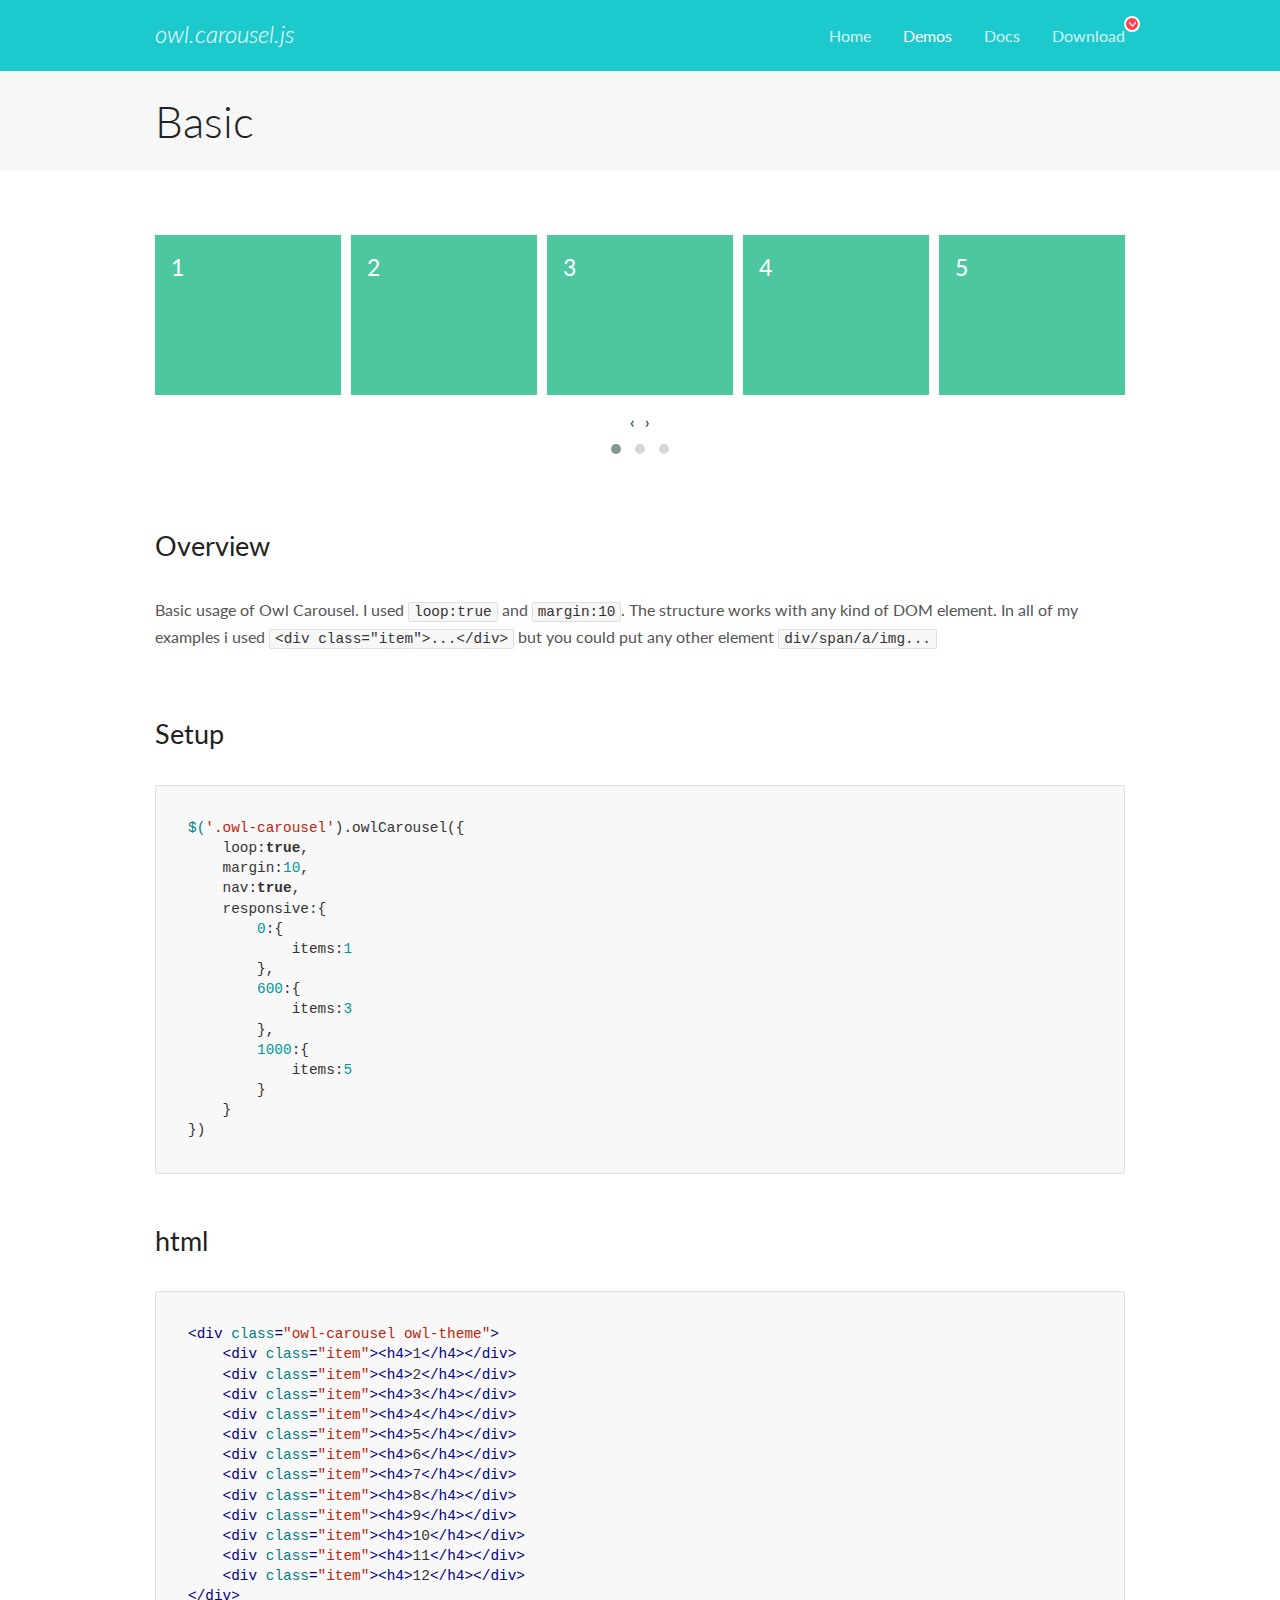
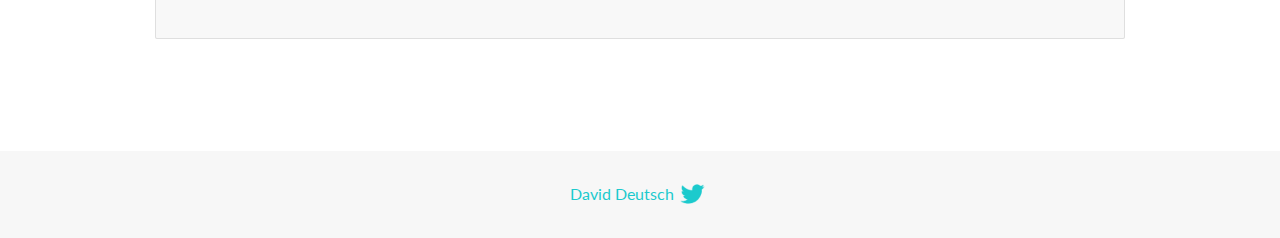
<file: OwlCarousel2-2.3.4/OwlCarousel2-2.3.4/docs/demos/basic.html>
<!DOCTYPE html>
<html lang="en">
  <head>

    <!-- head -->
    <meta charset="utf-8">
    <meta name="msapplication-tap-highlight" content="no" />
    <meta name="viewport" content="width=device-width, initial-scale=1.0" />
    <meta name="description" content="Basic usage demo">
    <meta name="author" content="David Deutsch">
    <title>
      Basic Demo | Owl Carousel | 2.3.4
    </title>

    <!-- Stylesheets -->
    <link href='https://fonts.googleapis.com/css?family=Lato:300,400,700,400italic,300italic' rel='stylesheet' type='text/css'>
    <link rel="stylesheet" href="../assets/css/docs.theme.min.css">

    <!-- Owl Stylesheets -->
    <link rel="stylesheet" href="../assets/owlcarousel/assets/owl.carousel.min.css">
    <link rel="stylesheet" href="../assets/owlcarousel/assets/owl.theme.default.min.css">

    <!-- HTML5 shim and Respond.js IE8 support of HTML5 elements and media queries -->

    <!--[if lt IE 9]>
      <script src="https://oss.maxcdn.com/libs/html5shiv/3.7.0/html5shiv.js"></script>
      <script src="https://oss.maxcdn.com/libs/respond.js/1.3.0/respond.min.js"></script>
    <![endif]-->

    <!-- Favicons -->
    <link rel="apple-touch-icon-precomposed" sizes="144x144" href="../assets/ico/apple-touch-icon-144-precomposed.png">
    <link rel="shortcut icon" href="../assets/ico/favicon.png">
    <link rel="shortcut icon" href="favicon.ico">

    <!-- Yeah i know js should not be in header. Its required for demos.-->

    <!-- javascript -->
    <script src="../assets/vendors/jquery.min.js"></script>
    <script src="../assets/owlcarousel/owl.carousel.js"></script>
  </head>
  <body>

    <!-- header -->
    <header class="header">
      <div class="row">
        <div class="large-12 columns">
          <div class="brand left">
            <h3>
              <a href="/OwlCarousel2/">owl.carousel.js</a> 
            </h3>
          </div>
          <a id="toggle-nav" class="right">
            <span></span> <span></span> <span></span> 
          </a> 
          <div class="nav-bar">
            <ul class="clearfix">
              <li> <a href="/OwlCarousel2/index.html">Home</a>  </li>
              <li class="active">
                <a href="/OwlCarousel2/demos/demos.html">Demos</a> 
              </li>
              <li> <a href="/OwlCarousel2/docs/started-welcome.html">Docs</a>  </li>
              <li>
                <a href="https://github.com/OwlCarousel2/OwlCarousel2/archive/2.3.4.zip">Download</a> 
                <span class="download"></span> 
              </li>
            </ul>
          </div>
        </div>
      </div>
    </header>

    <!-- title -->
    <section class="title">
      <div class="row">
        <div class="large-12 columns">
          <h1>Basic</h1>
        </div>
      </div>
    </section>

    <!--  Demos -->
    <section id="demos">
      <div class="row">
        <div class="large-12 columns">
          <div class="owl-carousel owl-theme">
            <div class="item">
              <h4>1</h4>
            </div>
            <div class="item">
              <h4>2</h4>
            </div>
            <div class="item">
              <h4>3</h4>
            </div>
            <div class="item">
              <h4>4</h4>
            </div>
            <div class="item">
              <h4>5</h4>
            </div>
            <div class="item">
              <h4>6</h4>
            </div>
            <div class="item">
              <h4>7</h4>
            </div>
            <div class="item">
              <h4>8</h4>
            </div>
            <div class="item">
              <h4>9</h4>
            </div>
            <div class="item">
              <h4>10</h4>
            </div>
            <div class="item">
              <h4>11</h4>
            </div>
            <div class="item">
              <h4>12</h4>
            </div>
          </div>
          <h3 id="overview">Overview</h3>
          <p>Basic usage of Owl Carousel. I used <code>loop:true</code> and <code>margin:10</code>. The structure works with any kind of DOM element. In all of my examples i used <code>&lt;div class=&quot;item&quot;&gt;...&lt;/div&gt;</code> but you could
            put any other element <code>div/span/a/img...</code></p>
          <h3 id="setup">Setup</h3>
          <pre><code>$(&#39;.owl-carousel&#39;).owlCarousel({
    loop:true,
    margin:10,
    nav:true,
    responsive:{
        0:{
            items:1
        },
        600:{
            items:3
        },
        1000:{
            items:5
        }
    }
})</code></pre>
          <h3 id="html">html</h3>
          <pre><code>&lt;div class=&quot;owl-carousel owl-theme&quot;&gt;
    &lt;div class=&quot;item&quot;&gt;&lt;h4&gt;1&lt;/h4&gt;&lt;/div&gt;
    &lt;div class=&quot;item&quot;&gt;&lt;h4&gt;2&lt;/h4&gt;&lt;/div&gt;
    &lt;div class=&quot;item&quot;&gt;&lt;h4&gt;3&lt;/h4&gt;&lt;/div&gt;
    &lt;div class=&quot;item&quot;&gt;&lt;h4&gt;4&lt;/h4&gt;&lt;/div&gt;
    &lt;div class=&quot;item&quot;&gt;&lt;h4&gt;5&lt;/h4&gt;&lt;/div&gt;
    &lt;div class=&quot;item&quot;&gt;&lt;h4&gt;6&lt;/h4&gt;&lt;/div&gt;
    &lt;div class=&quot;item&quot;&gt;&lt;h4&gt;7&lt;/h4&gt;&lt;/div&gt;
    &lt;div class=&quot;item&quot;&gt;&lt;h4&gt;8&lt;/h4&gt;&lt;/div&gt;
    &lt;div class=&quot;item&quot;&gt;&lt;h4&gt;9&lt;/h4&gt;&lt;/div&gt;
    &lt;div class=&quot;item&quot;&gt;&lt;h4&gt;10&lt;/h4&gt;&lt;/div&gt;
    &lt;div class=&quot;item&quot;&gt;&lt;h4&gt;11&lt;/h4&gt;&lt;/div&gt;
    &lt;div class=&quot;item&quot;&gt;&lt;h4&gt;12&lt;/h4&gt;&lt;/div&gt;
&lt;/div&gt;</code></pre>
          <script>
            $(document).ready(function() {
              var owl = $('.owl-carousel');
              owl.owlCarousel({
                margin: 10,
                nav: true,
                loop: true,
                responsive: {
                  0: {
                    items: 1
                  },
                  600: {
                    items: 3
                  },
                  1000: {
                    items: 5
                  }
                }
              })
            })
          </script>
        </div>
      </div>
    </section>

    <!-- footer -->
    <footer class="footer">
      <div class="row">
        <div class="large-12 columns">
          <h5>
            <a href="/OwlCarousel2/docs/support-contact.html">David Deutsch</a> 
            <a id="custom-tweet-button" href="https://twitter.com/share?url=https://github.com/OwlCarousel2/OwlCarousel2&text=Owl Carousel - This is so awesome! " target="_blank"></a> 
          </h5>
        </div>
      </div>
    </footer>

    <!-- vendors -->
    <script src="../assets/vendors/highlight.js"></script>
    <script src="../assets/js/app.js"></script>
  </body>
</html>
</file>
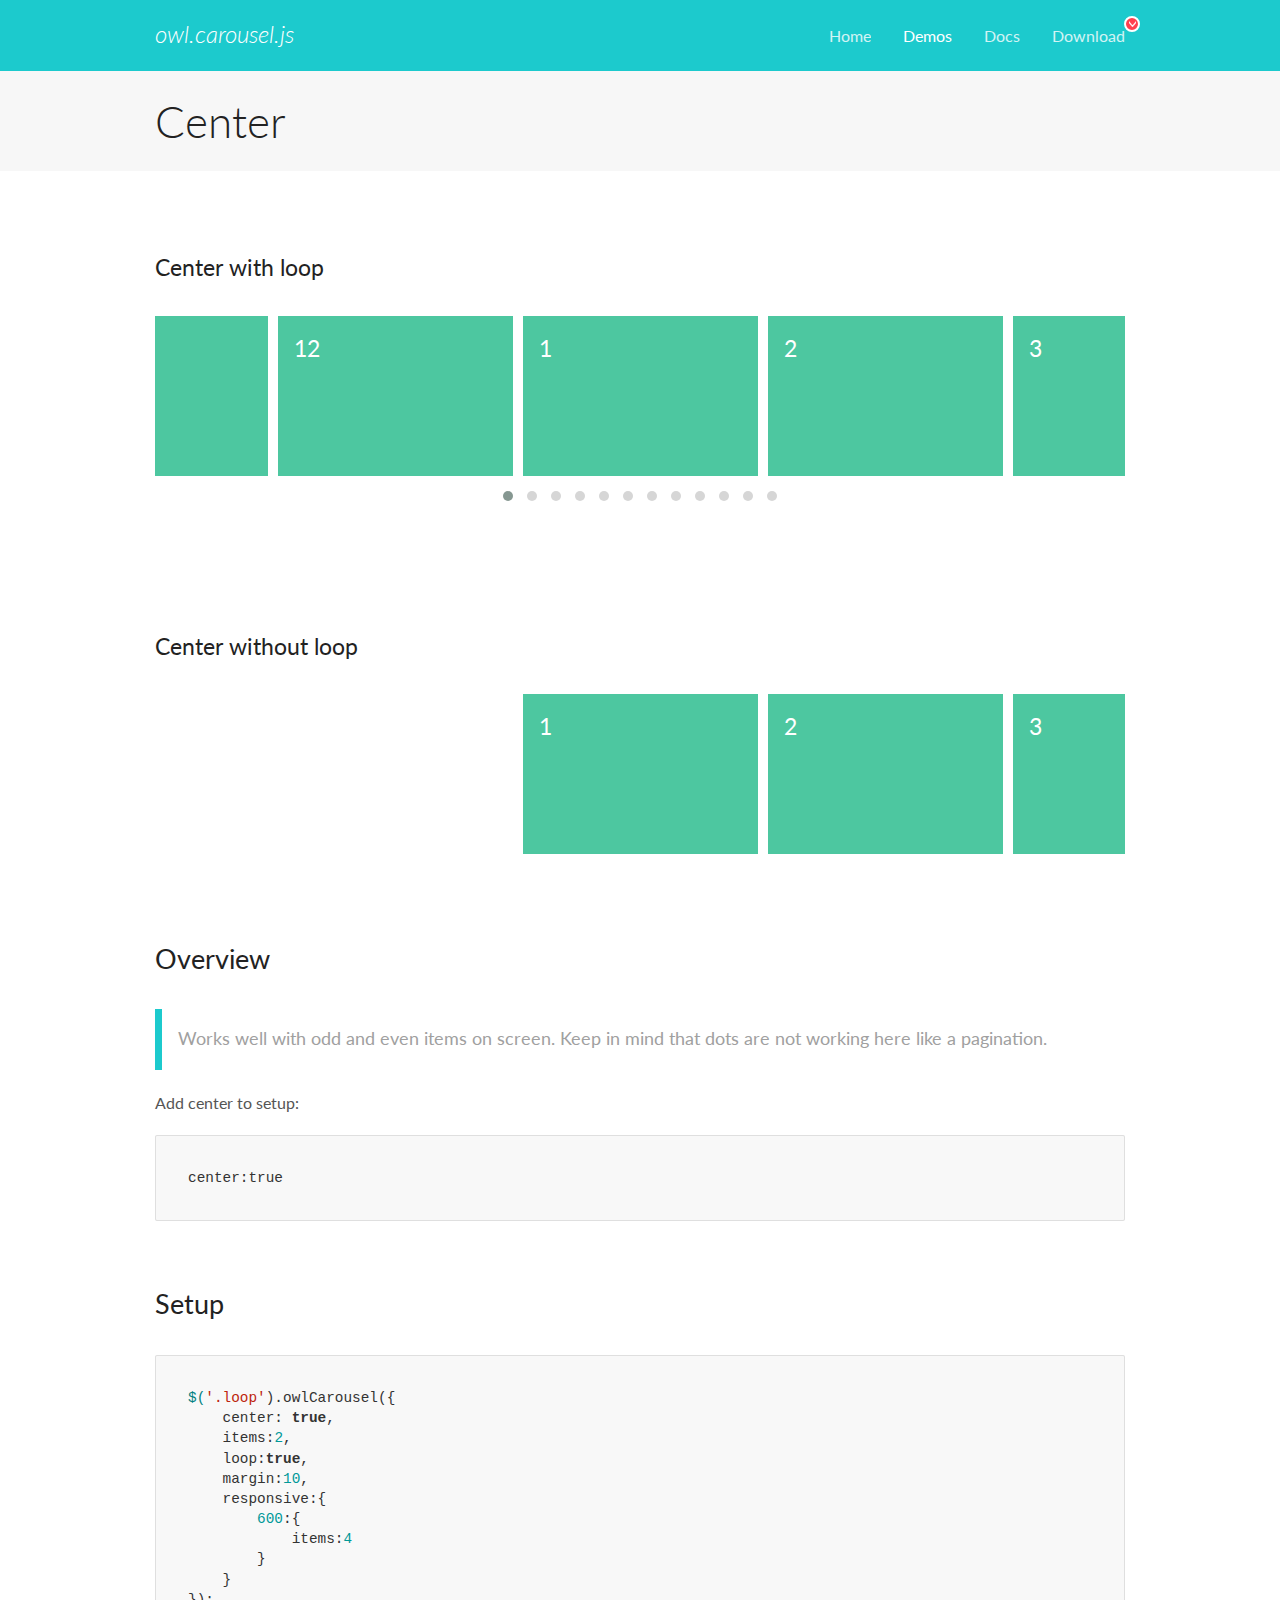
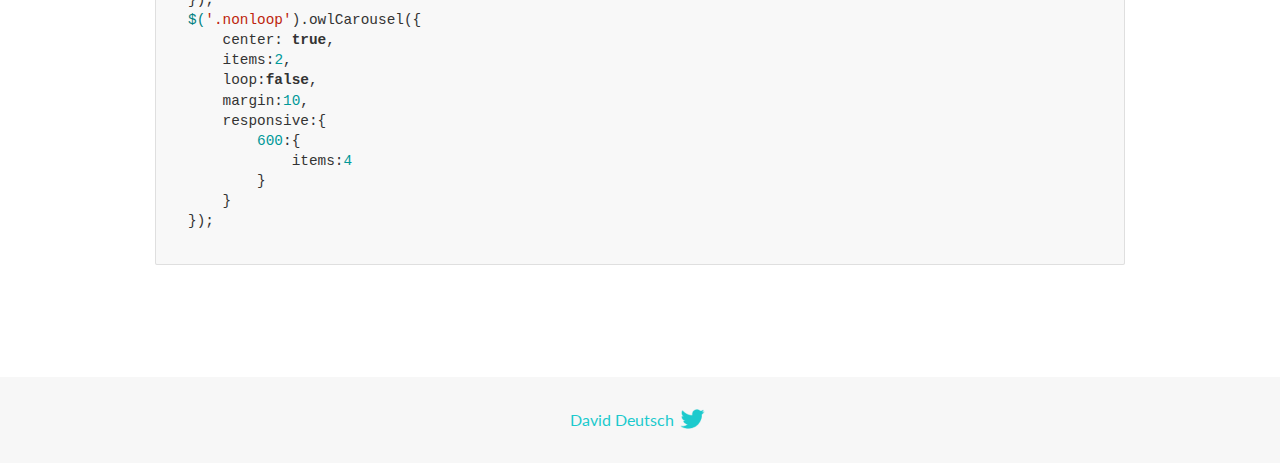
<file: OwlCarousel2-2.3.4/OwlCarousel2-2.3.4/docs/demos/center.html>
<!DOCTYPE html>
<html lang="en">
  <head>

    <!-- head -->
    <meta charset="utf-8">
    <meta name="msapplication-tap-highlight" content="no" />
    <meta name="viewport" content="width=device-width, initial-scale=1.0" />
    <meta name="description" content="Center carousel">
    <meta name="author" content="David Deutsch">
    <title>
      Center Demo | Owl Carousel | 2.3.4
    </title>

    <!-- Stylesheets -->
    <link href='https://fonts.googleapis.com/css?family=Lato:300,400,700,400italic,300italic' rel='stylesheet' type='text/css'>
    <link rel="stylesheet" href="../assets/css/docs.theme.min.css">

    <!-- Owl Stylesheets -->
    <link rel="stylesheet" href="../assets/owlcarousel/assets/owl.carousel.min.css">
    <link rel="stylesheet" href="../assets/owlcarousel/assets/owl.theme.default.min.css">

    <!-- HTML5 shim and Respond.js IE8 support of HTML5 elements and media queries -->

    <!--[if lt IE 9]>
      <script src="https://oss.maxcdn.com/libs/html5shiv/3.7.0/html5shiv.js"></script>
      <script src="https://oss.maxcdn.com/libs/respond.js/1.3.0/respond.min.js"></script>
    <![endif]-->

    <!-- Favicons -->
    <link rel="apple-touch-icon-precomposed" sizes="144x144" href="../assets/ico/apple-touch-icon-144-precomposed.png">
    <link rel="shortcut icon" href="../assets/ico/favicon.png">
    <link rel="shortcut icon" href="favicon.ico">

    <!-- Yeah i know js should not be in header. Its required for demos.-->

    <!-- javascript -->
    <script src="../assets/vendors/jquery.min.js"></script>
    <script src="../assets/owlcarousel/owl.carousel.js"></script>
  </head>
  <body>

    <!-- header -->
    <header class="header">
      <div class="row">
        <div class="large-12 columns">
          <div class="brand left">
            <h3>
              <a href="/OwlCarousel2/">owl.carousel.js</a> 
            </h3>
          </div>
          <a id="toggle-nav" class="right">
            <span></span> <span></span> <span></span> 
          </a> 
          <div class="nav-bar">
            <ul class="clearfix">
              <li> <a href="/OwlCarousel2/index.html">Home</a>  </li>
              <li class="active">
                <a href="/OwlCarousel2/demos/demos.html">Demos</a> 
              </li>
              <li> <a href="/OwlCarousel2/docs/started-welcome.html">Docs</a>  </li>
              <li>
                <a href="https://github.com/OwlCarousel2/OwlCarousel2/archive/2.3.4.zip">Download</a> 
                <span class="download"></span> 
              </li>
            </ul>
          </div>
        </div>
      </div>
    </header>

    <!-- title -->
    <section class="title">
      <div class="row">
        <div class="large-12 columns">
          <h1>Center</h1>
        </div>
      </div>
    </section>

    <!--  Demos -->
    <section id="demos">
      <div class="row">
        <div class="large-12 columns">
          <h4 id="center-with-loop">Center with loop</h4>
          <div class="loop owl-carousel owl-theme">
            <div class="item">
              <h4>1</h4>
            </div>
            <div class="item">
              <h4>2</h4>
            </div>
            <div class="item">
              <h4>3</h4>
            </div>
            <div class="item">
              <h4>4</h4>
            </div>
            <div class="item">
              <h4>5</h4>
            </div>
            <div class="item">
              <h4>6</h4>
            </div>
            <div class="item">
              <h4>7</h4>
            </div>
            <div class="item">
              <h4>8</h4>
            </div>
            <div class="item">
              <h4>9</h4>
            </div>
            <div class="item">
              <h4>10</h4>
            </div>
            <div class="item">
              <h4>11</h4>
            </div>
            <div class="item">
              <h4>12</h4>
            </div>
          </div>
          <br>
          <h4 id="center-without-loop">Center without loop</h4>
          <div class="nonloop owl-carousel">
            <div class="item">
              <h4>1</h4>
            </div>
            <div class="item">
              <h4>2</h4>
            </div>
            <div class="item">
              <h4>3</h4>
            </div>
            <div class="item">
              <h4>4</h4>
            </div>
            <div class="item">
              <h4>5</h4>
            </div>
            <div class="item">
              <h4>6</h4>
            </div>
            <div class="item">
              <h4>7</h4>
            </div>
            <div class="item">
              <h4>8</h4>
            </div>
            <div class="item">
              <h4>9</h4>
            </div>
            <div class="item">
              <h4>10</h4>
            </div>
            <div class="item">
              <h4>11</h4>
            </div>
            <div class="item">
              <h4>12</h4>
            </div>
          </div>
          <h3 id="overview">Overview</h3>
          <blockquote>
            <p>Works well with odd and even items on screen. Keep in mind that dots are not working here like a pagination.</p>
          </blockquote>
          <p>Add center to setup:</p>
          <pre><code>center:true</code></pre>
          <h3 id="setup">Setup</h3>
          <pre><code>$(&#39;.loop&#39;).owlCarousel({
    center: true,
    items:2,
    loop:true,
    margin:10,
    responsive:{
        600:{
            items:4
        }
    }
});
$(&#39;.nonloop&#39;).owlCarousel({
    center: true,
    items:2,
    loop:false,
    margin:10,
    responsive:{
        600:{
            items:4
        }
    }
});</code></pre>
          <script>
            jQuery(document).ready(function($) {
              $('.loop').owlCarousel({
                center: true,
                items: 2,
                loop: true,
                margin: 10,
                responsive: {
                  600: {
                    items: 4
                  }
                }
              });
              $('.nonloop').owlCarousel({
                center: true,
                items: 2,
                loop: false,
                margin: 10,
                responsive: {
                  600: {
                    items: 4
                  }
                }
              });
            });
          </script>
        </div>
      </div>
    </section>

    <!-- footer -->
    <footer class="footer">
      <div class="row">
        <div class="large-12 columns">
          <h5>
            <a href="/OwlCarousel2/docs/support-contact.html">David Deutsch</a> 
            <a id="custom-tweet-button" href="https://twitter.com/share?url=https://github.com/OwlCarousel2/OwlCarousel2&text=Owl Carousel - This is so awesome! " target="_blank"></a> 
          </h5>
        </div>
      </div>
    </footer>

    <!-- vendors -->
    <script src="../assets/vendors/highlight.js"></script>
    <script src="../assets/js/app.js"></script>
  </body>
</html>
</file>
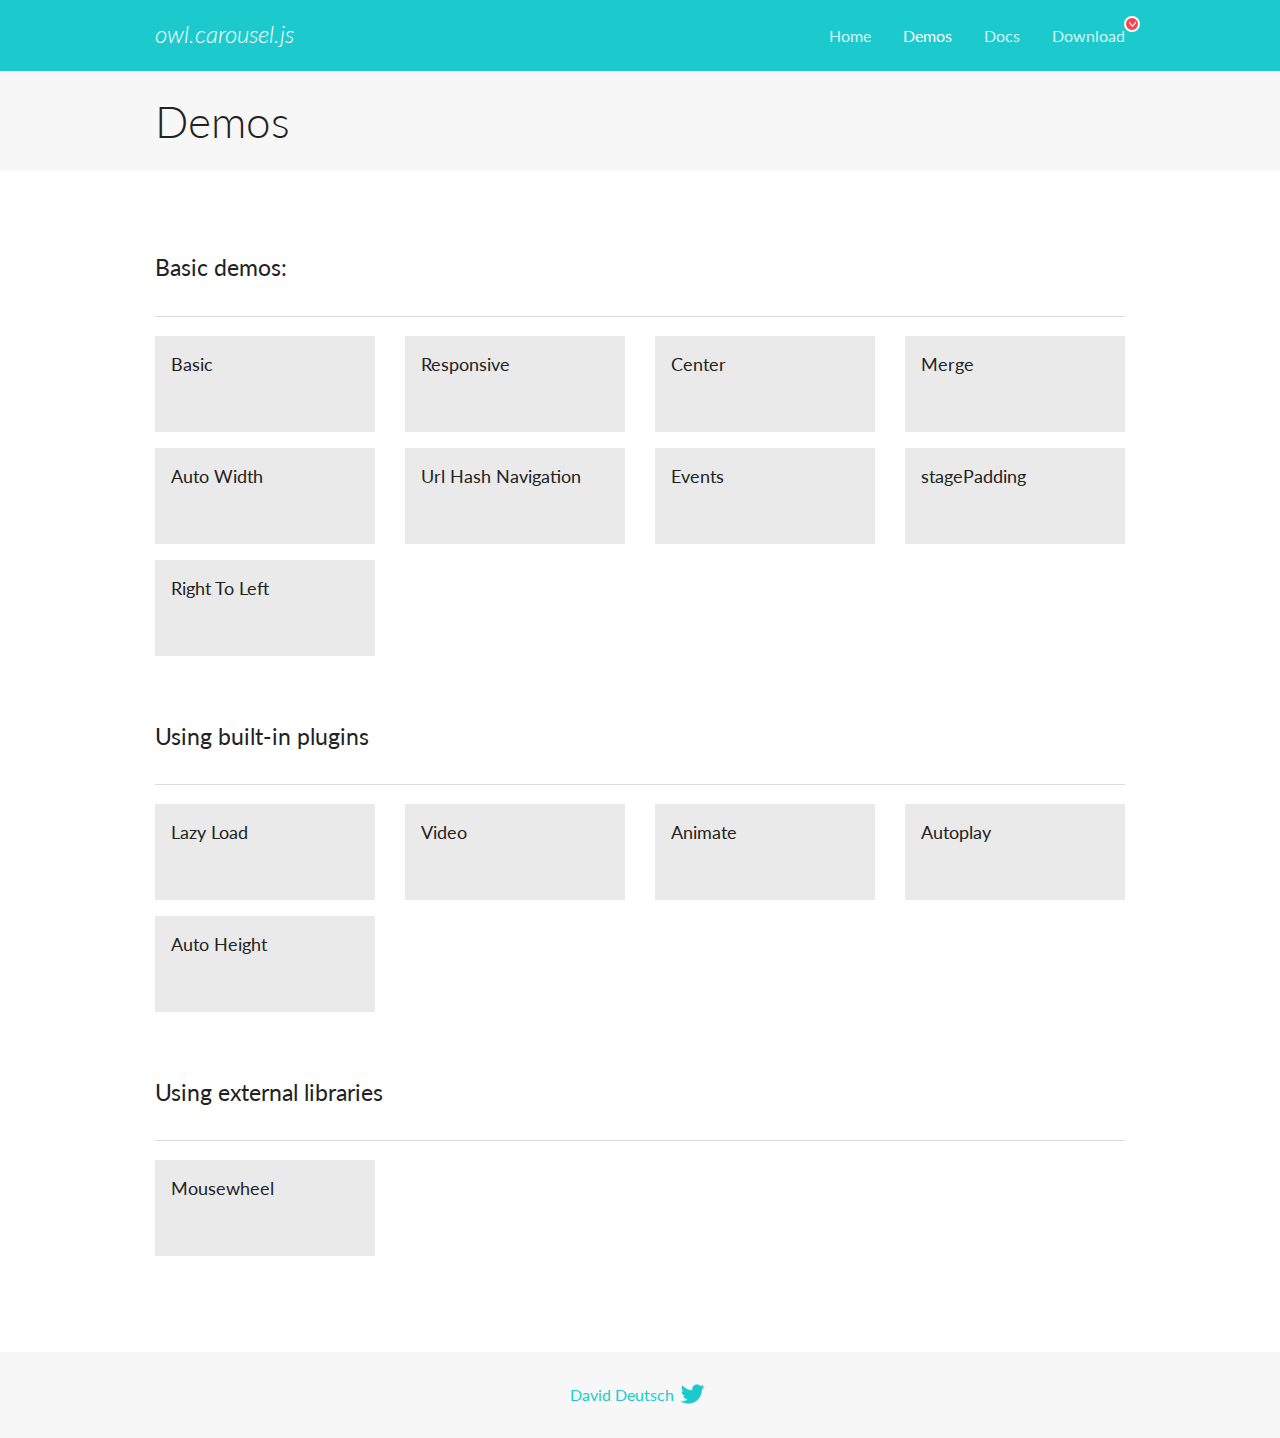
<file: OwlCarousel2-2.3.4/OwlCarousel2-2.3.4/docs/demos/demos.html>
<!DOCTYPE html>
<html lang="en">
  <head>

    <!-- head -->
    <meta charset="utf-8">
    <meta name="msapplication-tap-highlight" content="no" />
    <meta name="viewport" content="width=device-width, initial-scale=1.0" />
    <meta name="description" content="A list of Owl Carousel examples.">
    <meta name="author" content="David Deutsch">
    <title>
      Demos | Owl Carousel | 2.3.4
    </title>

    <!-- Stylesheets -->
    <link href='https://fonts.googleapis.com/css?family=Lato:300,400,700,400italic,300italic' rel='stylesheet' type='text/css'>
    <link rel="stylesheet" href="../assets/css/docs.theme.min.css">

    <!-- Owl Stylesheets -->
    <link rel="stylesheet" href="../assets/owlcarousel/assets/owl.carousel.min.css">
    <link rel="stylesheet" href="../assets/owlcarousel/assets/owl.theme.default.min.css">

    <!-- HTML5 shim and Respond.js IE8 support of HTML5 elements and media queries -->

    <!--[if lt IE 9]>
      <script src="https://oss.maxcdn.com/libs/html5shiv/3.7.0/html5shiv.js"></script>
      <script src="https://oss.maxcdn.com/libs/respond.js/1.3.0/respond.min.js"></script>
    <![endif]-->

    <!-- Favicons -->
    <link rel="apple-touch-icon-precomposed" sizes="144x144" href="../assets/ico/apple-touch-icon-144-precomposed.png">
    <link rel="shortcut icon" href="../assets/ico/favicon.png">
    <link rel="shortcut icon" href="favicon.ico">

    <!-- Yeah i know js should not be in header. Its required for demos.-->

    <!-- javascript -->
    <script src="../assets/vendors/jquery.min.js"></script>
    <script src="../assets/owlcarousel/owl.carousel.js"></script>
  </head>
  <body>

    <!-- header -->
    <header class="header">
      <div class="row">
        <div class="large-12 columns">
          <div class="brand left">
            <h3>
              <a href="/OwlCarousel2/">owl.carousel.js</a> 
            </h3>
          </div>
          <a id="toggle-nav" class="right">
            <span></span> <span></span> <span></span> 
          </a> 
          <div class="nav-bar">
            <ul class="clearfix">
              <li> <a href="/OwlCarousel2/index.html">Home</a>  </li>
              <li class="active">
                <a href="/OwlCarousel2/demos/demos.html">Demos</a> 
              </li>
              <li> <a href="/OwlCarousel2/docs/started-welcome.html">Docs</a>  </li>
              <li>
                <a href="https://github.com/OwlCarousel2/OwlCarousel2/archive/2.3.4.zip">Download</a> 
                <span class="download"></span> 
              </li>
            </ul>
          </div>
        </div>
      </div>
    </header>

    <!-- title -->
    <section class="title">
      <div class="row">
        <div class="large-12 columns">
          <h1>Demos</h1>
        </div>
      </div>
    </section>

    <!--  Demos -->
    <section id="demos">
      <div class="row">
        <div class="large-12 columns">
          <h4 id="basic-demos-">Basic demos:</h4>
          <hr>
          <div class="demo-list">
            <div class="row">
              <div class="small-6 medium-4 large-3 columns">
                <a href="basic.html" class="demo-block">
                  <h5>Basic </h5>
                </a> 
              </div>
              <div class="small-6 medium-4 large-3 columns">
                <a href="responsive.html" class="demo-block">
                  <h5>Responsive </h5>
                </a> 
              </div>
              <div class="small-6 medium-4 large-3 columns">
                <a href="center.html" class="demo-block">
                  <h5>Center </h5>
                </a> 
              </div>
              <div class="small-6 medium-4 large-3 columns">
                <a href="merge.html" class="demo-block">
                  <h5>Merge </h5>
                </a> 
              </div>
              <div class="small-6 medium-4 large-3 columns">
                <a href="autowidth.html" class="demo-block">
                  <h5>Auto Width </h5>
                </a> 
              </div>
              <div class="small-6 medium-4 large-3 columns">
                <a href="urlhashnav.html" class="demo-block">
                  <h5>Url Hash Navigation </h5>
                </a> 
              </div>
              <div class="small-6 medium-4 large-3 columns">
                <a href="events.html" class="demo-block">
                  <h5>Events </h5>
                </a> 
              </div>
              <div class="small-6 medium-4 large-3 columns">
                <a href="stagepadding.html" class="demo-block">
                  <h5>stagePadding </h5>
                </a> 
              </div>
              <div class="small-6 medium-4 large-3 columns">
                <a href="rtl.html" class="demo-block">
                  <h5>Right To Left </h5>
                </a> 
              </div>
            </div>
          </div>
          <h4 id="using-built-in-plugins">Using built-in plugins</h4>
          <hr>
          <div class="demo-list">
            <div class="row">
              <div class="small-6 medium-4 large-3 columns">
                <a href="lazyLoad.html" class="demo-block">
                  <h5>Lazy Load </h5>
                </a> 
              </div>
              <div class="small-6 medium-4 large-3 columns">
                <a href="video.html" class="demo-block">
                  <h5>Video </h5>
                </a> 
              </div>
              <div class="small-6 medium-4 large-3 columns">
                <a href="animate.html" class="demo-block">
                  <h5>Animate </h5>
                </a> 
              </div>
              <div class="small-6 medium-4 large-3 columns">
                <a href="autoplay.html" class="demo-block">
                  <h5>Autoplay </h5>
                </a> 
              </div>
              <div class="small-6 medium-4 large-3 columns">
                <a href="autoheight.html" class="demo-block">
                  <h5>Auto Height </h5>
                </a> 
              </div>
            </div>
          </div>
          <h4 id="using-external-libraries">Using external libraries</h4>
          <hr>
          <div class="demo-list">
            <div class="row">
              <div class="small-6 medium-4 large-3 columns">
                <a href="mousewheel.html" class="demo-block">
                  <h5>Mousewheel </h5>
                </a> 
              </div>
            </div>
          </div>
        </div>
      </div>
    </section>

    <!-- footer -->
    <footer class="footer">
      <div class="row">
        <div class="large-12 columns">
          <h5>
            <a href="/OwlCarousel2/docs/support-contact.html">David Deutsch</a> 
            <a id="custom-tweet-button" href="https://twitter.com/share?url=https://github.com/OwlCarousel2/OwlCarousel2&text=Owl Carousel - This is so awesome! " target="_blank"></a> 
          </h5>
        </div>
      </div>
    </footer>

    <!-- vendors -->
    <script src="../assets/vendors/highlight.js"></script>
    <script src="../assets/js/app.js"></script>
  </body>
</html>
</file>
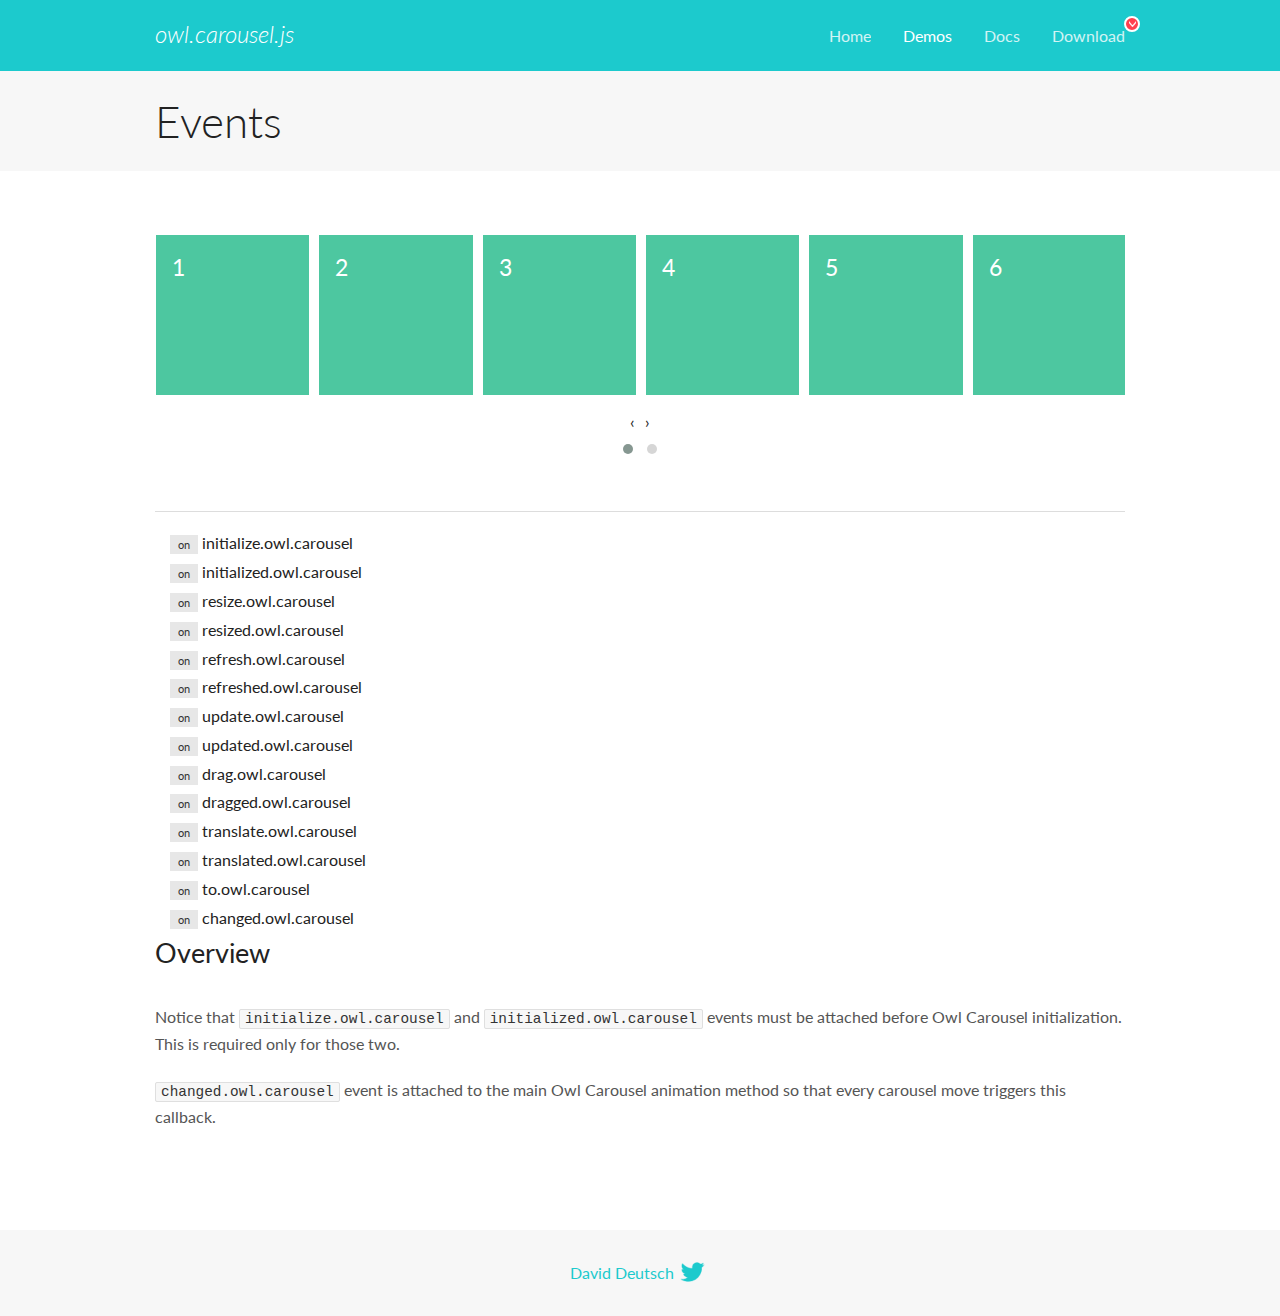
<file: OwlCarousel2-2.3.4/OwlCarousel2-2.3.4/docs/demos/events.html>
<!DOCTYPE html>
<html lang="en">
  <head>

    <!-- head -->
    <meta charset="utf-8">
    <meta name="msapplication-tap-highlight" content="no" />
    <meta name="viewport" content="width=device-width, initial-scale=1.0" />
    <meta name="description" content="Events usage demo">
    <meta name="author" content="David Deutsch">
    <title>
      Events Demo | Owl Carousel | 2.3.4
    </title>

    <!-- Stylesheets -->
    <link href='https://fonts.googleapis.com/css?family=Lato:300,400,700,400italic,300italic' rel='stylesheet' type='text/css'>
    <link rel="stylesheet" href="../assets/css/docs.theme.min.css">

    <!-- Owl Stylesheets -->
    <link rel="stylesheet" href="../assets/owlcarousel/assets/owl.carousel.min.css">
    <link rel="stylesheet" href="../assets/owlcarousel/assets/owl.theme.default.min.css">

    <!-- HTML5 shim and Respond.js IE8 support of HTML5 elements and media queries -->

    <!--[if lt IE 9]>
      <script src="https://oss.maxcdn.com/libs/html5shiv/3.7.0/html5shiv.js"></script>
      <script src="https://oss.maxcdn.com/libs/respond.js/1.3.0/respond.min.js"></script>
    <![endif]-->

    <!-- Favicons -->
    <link rel="apple-touch-icon-precomposed" sizes="144x144" href="../assets/ico/apple-touch-icon-144-precomposed.png">
    <link rel="shortcut icon" href="../assets/ico/favicon.png">
    <link rel="shortcut icon" href="favicon.ico">

    <!-- Yeah i know js should not be in header. Its required for demos.-->

    <!-- javascript -->
    <script src="../assets/vendors/jquery.min.js"></script>
    <script src="../assets/owlcarousel/owl.carousel.js"></script>
  </head>
  <body>

    <!-- header -->
    <header class="header">
      <div class="row">
        <div class="large-12 columns">
          <div class="brand left">
            <h3>
              <a href="/OwlCarousel2/">owl.carousel.js</a> 
            </h3>
          </div>
          <a id="toggle-nav" class="right">
            <span></span> <span></span> <span></span> 
          </a> 
          <div class="nav-bar">
            <ul class="clearfix">
              <li> <a href="/OwlCarousel2/index.html">Home</a>  </li>
              <li class="active">
                <a href="/OwlCarousel2/demos/demos.html">Demos</a> 
              </li>
              <li> <a href="/OwlCarousel2/docs/started-welcome.html">Docs</a>  </li>
              <li>
                <a href="https://github.com/OwlCarousel2/OwlCarousel2/archive/2.3.4.zip">Download</a> 
                <span class="download"></span> 
              </li>
            </ul>
          </div>
        </div>
      </div>
    </header>

    <!-- title -->
    <section class="title">
      <div class="row">
        <div class="large-12 columns">
          <h1>Events</h1>
        </div>
      </div>
    </section>

    <!--  Demos -->
    <section id="demos">
      <div class="row">
        <div class="large-12 columns">
          <div class="owl-carousel owl-theme">
            <div class="item">
              <h4>1</h4>
            </div>
            <div class="item">
              <h4>2</h4>
            </div>
            <div class="item">
              <h4>3</h4>
            </div>
            <div class="item">
              <h4>4</h4>
            </div>
            <div class="item">
              <h4>5</h4>
            </div>
            <div class="item">
              <h4>6</h4>
            </div>
            <div class="item">
              <h4>7</h4>
            </div>
            <div class="item">
              <h4>8</h4>
            </div>
            <div class="item">
              <h4>9</h4>
            </div>
            <div class="item">
              <h4>10</h4>
            </div>
            <div class="item">
              <h4>11</h4>
            </div>
            <div class="item">
              <h4>12</h4>
            </div>
          </div>
          <hr>
          <div class="large-12 columns callbacks">
            <div><span class="label secondary initialize">on</span>  initialize.owl.carousel </div>
            <div><span class="label secondary initialized">on</span>  initialized.owl.carousel </div>
            <div><span class="label secondary resize">on</span>  resize.owl.carousel </div>
            <div><span class="label secondary resized">on</span>  resized.owl.carousel </div>
            <div><span class="label secondary refresh">on</span>  refresh.owl.carousel </div>
            <div><span class="label secondary refreshed">on</span>  refreshed.owl.carousel </div>
            <div><span class="label secondary update">on</span>  update.owl.carousel </div>
            <div><span class="label secondary updated">on</span>  updated.owl.carousel </div>
            <div><span class="label secondary drag">on</span>  drag.owl.carousel </div>
            <div><span class="label secondary dragged">on</span>  dragged.owl.carousel </div>
            <div><span class="label secondary translate">on</span>  translate.owl.carousel </div>
            <div><span class="label secondary translated">on</span>  translated.owl.carousel </div>
            <div><span class="label secondary to">on</span>  to.owl.carousel </div>
            <div><span class="label secondary changed">on</span>  changed.owl.carousel </div>
          </div>
          <h3 id="overview">Overview</h3>
          <p>Notice that <code>initialize.owl.carousel</code> and <code>initialized.owl.carousel</code> events must be attached before Owl Carousel initialization. This is required only for those two.</p>
          <p><code>changed.owl.carousel</code> event is attached to the main Owl Carousel animation method so that every carousel move triggers this callback.</p>
          <script>
            jQuery(document).ready(function($) {
              var owl = $('.owl-carousel');
              owl.on('initialize.owl.carousel initialized.owl.carousel ' +
                'initialize.owl.carousel initialize.owl.carousel ' +
                'resize.owl.carousel resized.owl.carousel ' +
                'refresh.owl.carousel refreshed.owl.carousel ' +
                'update.owl.carousel updated.owl.carousel ' +
                'drag.owl.carousel dragged.owl.carousel ' +
                'translate.owl.carousel translated.owl.carousel ' +
                'to.owl.carousel changed.owl.carousel',
                function(e) {
                  $('.' + e.type)
                    .removeClass('secondary')
                    .addClass('success');
                  window.setTimeout(function() {
                    $('.' + e.type)
                      .removeClass('success')
                      .addClass('secondary');
                  }, 500);
                });
              owl.owlCarousel({
                loop: true,
                nav: true,
                lazyLoad: true,
                margin: 10,
                video: true,
                responsive: {
                  0: {
                    items: 1
                  },
                  600: {
                    items: 3
                  },
                  960: {
                    items: 5,
                  },
                  1200: {
                    items: 6
                  }
                }
              });
            });
          </script>
        </div>
      </div>
    </section>

    <!-- footer -->
    <footer class="footer">
      <div class="row">
        <div class="large-12 columns">
          <h5>
            <a href="/OwlCarousel2/docs/support-contact.html">David Deutsch</a> 
            <a id="custom-tweet-button" href="https://twitter.com/share?url=https://github.com/OwlCarousel2/OwlCarousel2&text=Owl Carousel - This is so awesome! " target="_blank"></a> 
          </h5>
        </div>
      </div>
    </footer>

    <!-- vendors -->
    <script src="../assets/vendors/highlight.js"></script>
    <script src="../assets/js/app.js"></script>
  </body>
</html>
</file>
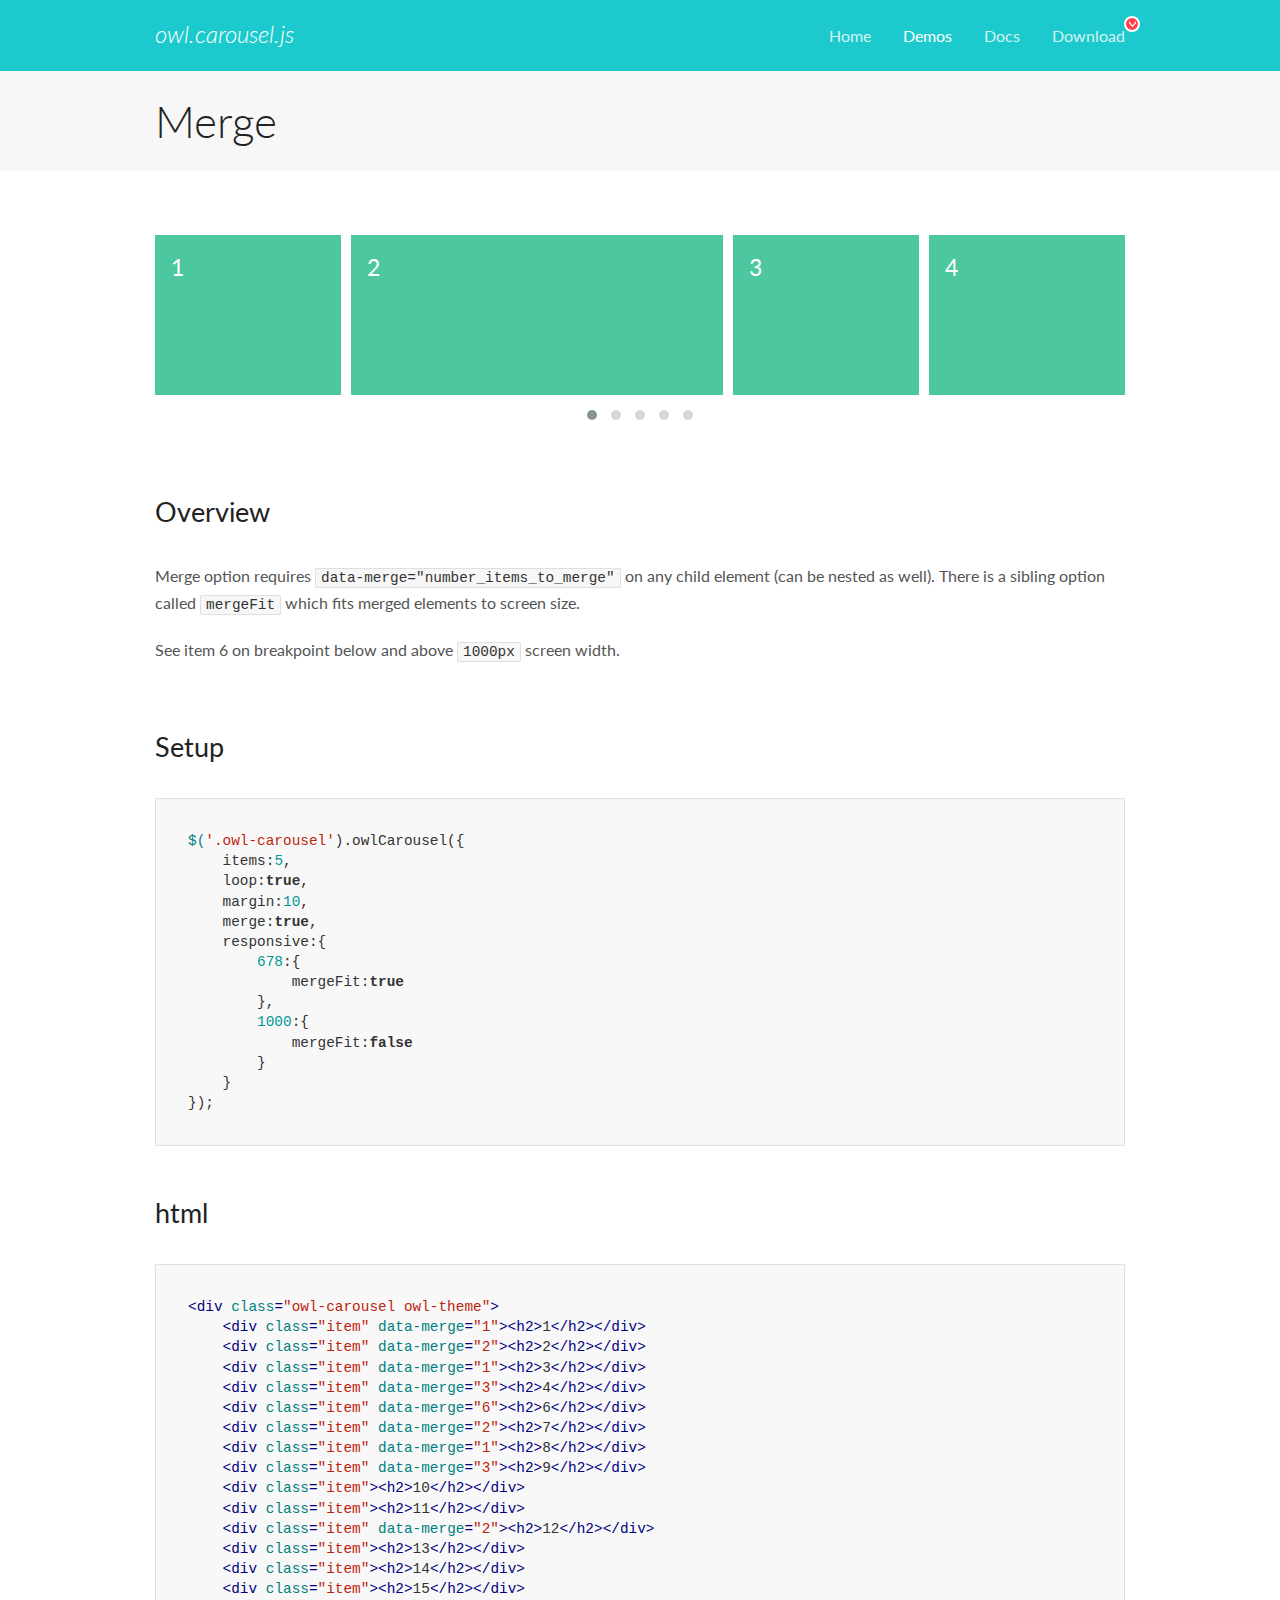
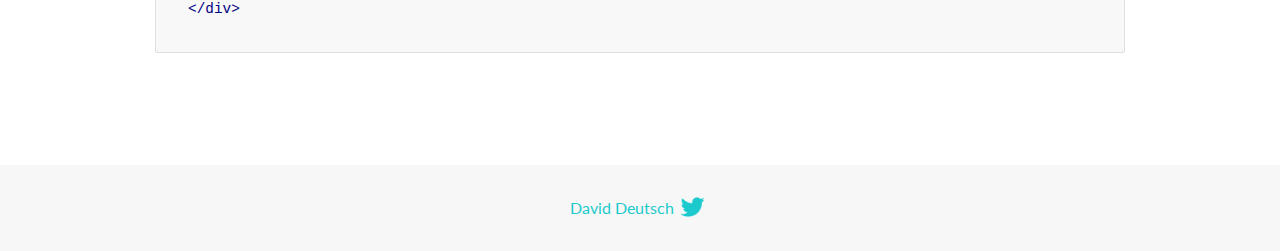
<file: OwlCarousel2-2.3.4/OwlCarousel2-2.3.4/docs/demos/merge.html>
<!DOCTYPE html>
<html lang="en">
  <head>

    <!-- head -->
    <meta charset="utf-8">
    <meta name="msapplication-tap-highlight" content="no" />
    <meta name="viewport" content="width=device-width, initial-scale=1.0" />
    <meta name="description" content="Merge Items">
    <meta name="author" content="David Deutsch">
    <title>
      Merge Demo | Owl Carousel | 2.3.4
    </title>

    <!-- Stylesheets -->
    <link href='https://fonts.googleapis.com/css?family=Lato:300,400,700,400italic,300italic' rel='stylesheet' type='text/css'>
    <link rel="stylesheet" href="../assets/css/docs.theme.min.css">

    <!-- Owl Stylesheets -->
    <link rel="stylesheet" href="../assets/owlcarousel/assets/owl.carousel.min.css">
    <link rel="stylesheet" href="../assets/owlcarousel/assets/owl.theme.default.min.css">

    <!-- HTML5 shim and Respond.js IE8 support of HTML5 elements and media queries -->

    <!--[if lt IE 9]>
      <script src="https://oss.maxcdn.com/libs/html5shiv/3.7.0/html5shiv.js"></script>
      <script src="https://oss.maxcdn.com/libs/respond.js/1.3.0/respond.min.js"></script>
    <![endif]-->

    <!-- Favicons -->
    <link rel="apple-touch-icon-precomposed" sizes="144x144" href="../assets/ico/apple-touch-icon-144-precomposed.png">
    <link rel="shortcut icon" href="../assets/ico/favicon.png">
    <link rel="shortcut icon" href="favicon.ico">

    <!-- Yeah i know js should not be in header. Its required for demos.-->

    <!-- javascript -->
    <script src="../assets/vendors/jquery.min.js"></script>
    <script src="../assets/owlcarousel/owl.carousel.js"></script>
  </head>
  <body>

    <!-- header -->
    <header class="header">
      <div class="row">
        <div class="large-12 columns">
          <div class="brand left">
            <h3>
              <a href="/OwlCarousel2/">owl.carousel.js</a> 
            </h3>
          </div>
          <a id="toggle-nav" class="right">
            <span></span> <span></span> <span></span> 
          </a> 
          <div class="nav-bar">
            <ul class="clearfix">
              <li> <a href="/OwlCarousel2/index.html">Home</a>  </li>
              <li class="active">
                <a href="/OwlCarousel2/demos/demos.html">Demos</a> 
              </li>
              <li> <a href="/OwlCarousel2/docs/started-welcome.html">Docs</a>  </li>
              <li>
                <a href="https://github.com/OwlCarousel2/OwlCarousel2/archive/2.3.4.zip">Download</a> 
                <span class="download"></span> 
              </li>
            </ul>
          </div>
        </div>
      </div>
    </header>

    <!-- title -->
    <section class="title">
      <div class="row">
        <div class="large-12 columns">
          <h1>Merge</h1>
        </div>
      </div>
    </section>

    <!--  Demos -->
    <section id="demos">
      <div class="row">
        <div class="large-12 columns">
          <div class="owl-carousel owl-theme">
            <div class="item" data-merge="1">
              <h4>1</h4>
            </div>
            <div class="item" data-merge="2">
              <h4>2</h4>
            </div>
            <div class="item" data-merge="1">
              <h4>3</h4>
            </div>
            <div class="item" data-merge="3">
              <h4>4</h4>
            </div>
            <div class="item" data-merge="6">
              <h4>6</h4>
            </div>
            <div class="item" data-merge="2">
              <h4>7</h4>
            </div>
            <div class="item" data-merge="1">
              <h4>8</h4>
            </div>
            <div class="item" data-merge="3">
              <h4>9</h4>
            </div>
            <div class="item">
              <h4>10</h4>
            </div>
            <div class="item">
              <h4>11</h4>
            </div>
            <div class="item" data-merge="2">
              <h4>12</h4>
            </div>
            <div class="item">
              <h4>13</h4>
            </div>
            <div class="item">
              <h4>14</h4>
            </div>
            <div class="item">
              <h4>15</h4>
            </div>
          </div>
          <h3 id="overview">Overview</h3>
          <p>Merge option requires <code>data-merge=&quot;number_items_to_merge&quot;</code> on any child element (can be nested as well). There is a sibling option called <code>mergeFit</code> which fits merged elements to screen size. </p>
          <p>See item 6 on breakpoint below and above <code>1000px</code> screen width.</p>
          <h3 id="setup">Setup</h3>
          <pre><code>$(&#39;.owl-carousel&#39;).owlCarousel({
    items:5,
    loop:true,
    margin:10,
    merge:true,
    responsive:{
        678:{
            mergeFit:true
        },
        1000:{
            mergeFit:false
        }
    }
});</code></pre>
          <h3 id="html">html</h3>
          <pre><code>&lt;div class=&quot;owl-carousel owl-theme&quot;&gt;
    &lt;div class=&quot;item&quot; data-merge=&quot;1&quot;&gt;&lt;h2&gt;1&lt;/h2&gt;&lt;/div&gt;
    &lt;div class=&quot;item&quot; data-merge=&quot;2&quot;&gt;&lt;h2&gt;2&lt;/h2&gt;&lt;/div&gt;
    &lt;div class=&quot;item&quot; data-merge=&quot;1&quot;&gt;&lt;h2&gt;3&lt;/h2&gt;&lt;/div&gt;
    &lt;div class=&quot;item&quot; data-merge=&quot;3&quot;&gt;&lt;h2&gt;4&lt;/h2&gt;&lt;/div&gt;
    &lt;div class=&quot;item&quot; data-merge=&quot;6&quot;&gt;&lt;h2&gt;6&lt;/h2&gt;&lt;/div&gt;
    &lt;div class=&quot;item&quot; data-merge=&quot;2&quot;&gt;&lt;h2&gt;7&lt;/h2&gt;&lt;/div&gt;
    &lt;div class=&quot;item&quot; data-merge=&quot;1&quot;&gt;&lt;h2&gt;8&lt;/h2&gt;&lt;/div&gt;
    &lt;div class=&quot;item&quot; data-merge=&quot;3&quot;&gt;&lt;h2&gt;9&lt;/h2&gt;&lt;/div&gt;
    &lt;div class=&quot;item&quot;&gt;&lt;h2&gt;10&lt;/h2&gt;&lt;/div&gt;
    &lt;div class=&quot;item&quot;&gt;&lt;h2&gt;11&lt;/h2&gt;&lt;/div&gt;
    &lt;div class=&quot;item&quot; data-merge=&quot;2&quot;&gt;&lt;h2&gt;12&lt;/h2&gt;&lt;/div&gt;
    &lt;div class=&quot;item&quot;&gt;&lt;h2&gt;13&lt;/h2&gt;&lt;/div&gt;
    &lt;div class=&quot;item&quot;&gt;&lt;h2&gt;14&lt;/h2&gt;&lt;/div&gt;
    &lt;div class=&quot;item&quot;&gt;&lt;h2&gt;15&lt;/h2&gt;&lt;/div&gt;
&lt;/div&gt;</code></pre>
          <script>
            $(document).ready(function() {
              $('.owl-carousel').owlCarousel({
                items: 5,
                loop: true,
                margin: 10,
                merge: true,
                responsive: {
                  678: {
                    mergeFit: true
                  },
                  1000: {
                    mergeFit: false
                  }
                }
              });
            })
          </script>
        </div>
      </div>
    </section>

    <!-- footer -->
    <footer class="footer">
      <div class="row">
        <div class="large-12 columns">
          <h5>
            <a href="/OwlCarousel2/docs/support-contact.html">David Deutsch</a> 
            <a id="custom-tweet-button" href="https://twitter.com/share?url=https://github.com/OwlCarousel2/OwlCarousel2&text=Owl Carousel - This is so awesome! " target="_blank"></a> 
          </h5>
        </div>
      </div>
    </footer>

    <!-- vendors -->
    <script src="../assets/vendors/highlight.js"></script>
    <script src="../assets/js/app.js"></script>
  </body>
</html>
</file>
<file: css/style.css>
*{
    margin: 0px;
    padding: 0px;
    box-sizing: border-box;
}
.container{
    height: 100%;
    width: 100%;
}
.navbar{
    height: 100px;
    width: 100%;
    background-color:#fff;

    padding: 20px 20px;
    border: 1px solid #ddd;
    display: flex;
}
.navleft{
    height: 100px;
    width: 10%;
    
    }
    .logo{
    font-size: 30px;
    font-weight: 600;
    color:#fb940e
    }
    .search-bar {
      height: 50px;
      width:40%;
      margin: 0 40px;
      display: flex;
      align-items: center;
      background: #f5f5f5;
      border-radius: 10px;
      padding: 8px 12px;
    }
    .right-section {
      display: flex;
      align-items: center;
      
    }
        .right-section a{
      display: flex;
      align-items: center;
      text-decoration: none;
      
    }
    .cart {
      background-color: #b4adad;
      padding: 8px 14px;
      border-radius: 8px;
      display: flex;
      align-items: center;
    }
    .banner img {
  height: 300px;
  width: 100%;
  padding: 10px 20px;
}
.card{
    height: 200px;
    width: 100%;
    display: flex;
    margin: 10px 0px;
    
}
.card img{
    height: 200px;
    width: 25%;
    object-fit: cover;
     padding: 10px 20px;
     margin-left: 80px;
}
.categories{

    height: 400px;
    width: 100%;
    display: flex;
    flex-wrap: wrap;
    justify-content: center;
    align-items: center;
    padding-bottom: 40px;
}
.categories img{
    height: 200px;
    width: 8%;
    object-fit: cover;
     padding: 10px 20px;
    border-radius: 10px;
    margin-left:20px ;
    
}
.categories-heading{

    height: 400px;
    width: 90%;
    display: flex;
    flex-wrap: wrap;
    margin-left: 30px;
    
}
.categories-heading a{
    font-size: 30px;
    font-weight: 600;
    color:#0be116;
    margin-left: 80%;
    text-decoration: none;
}
</file>
